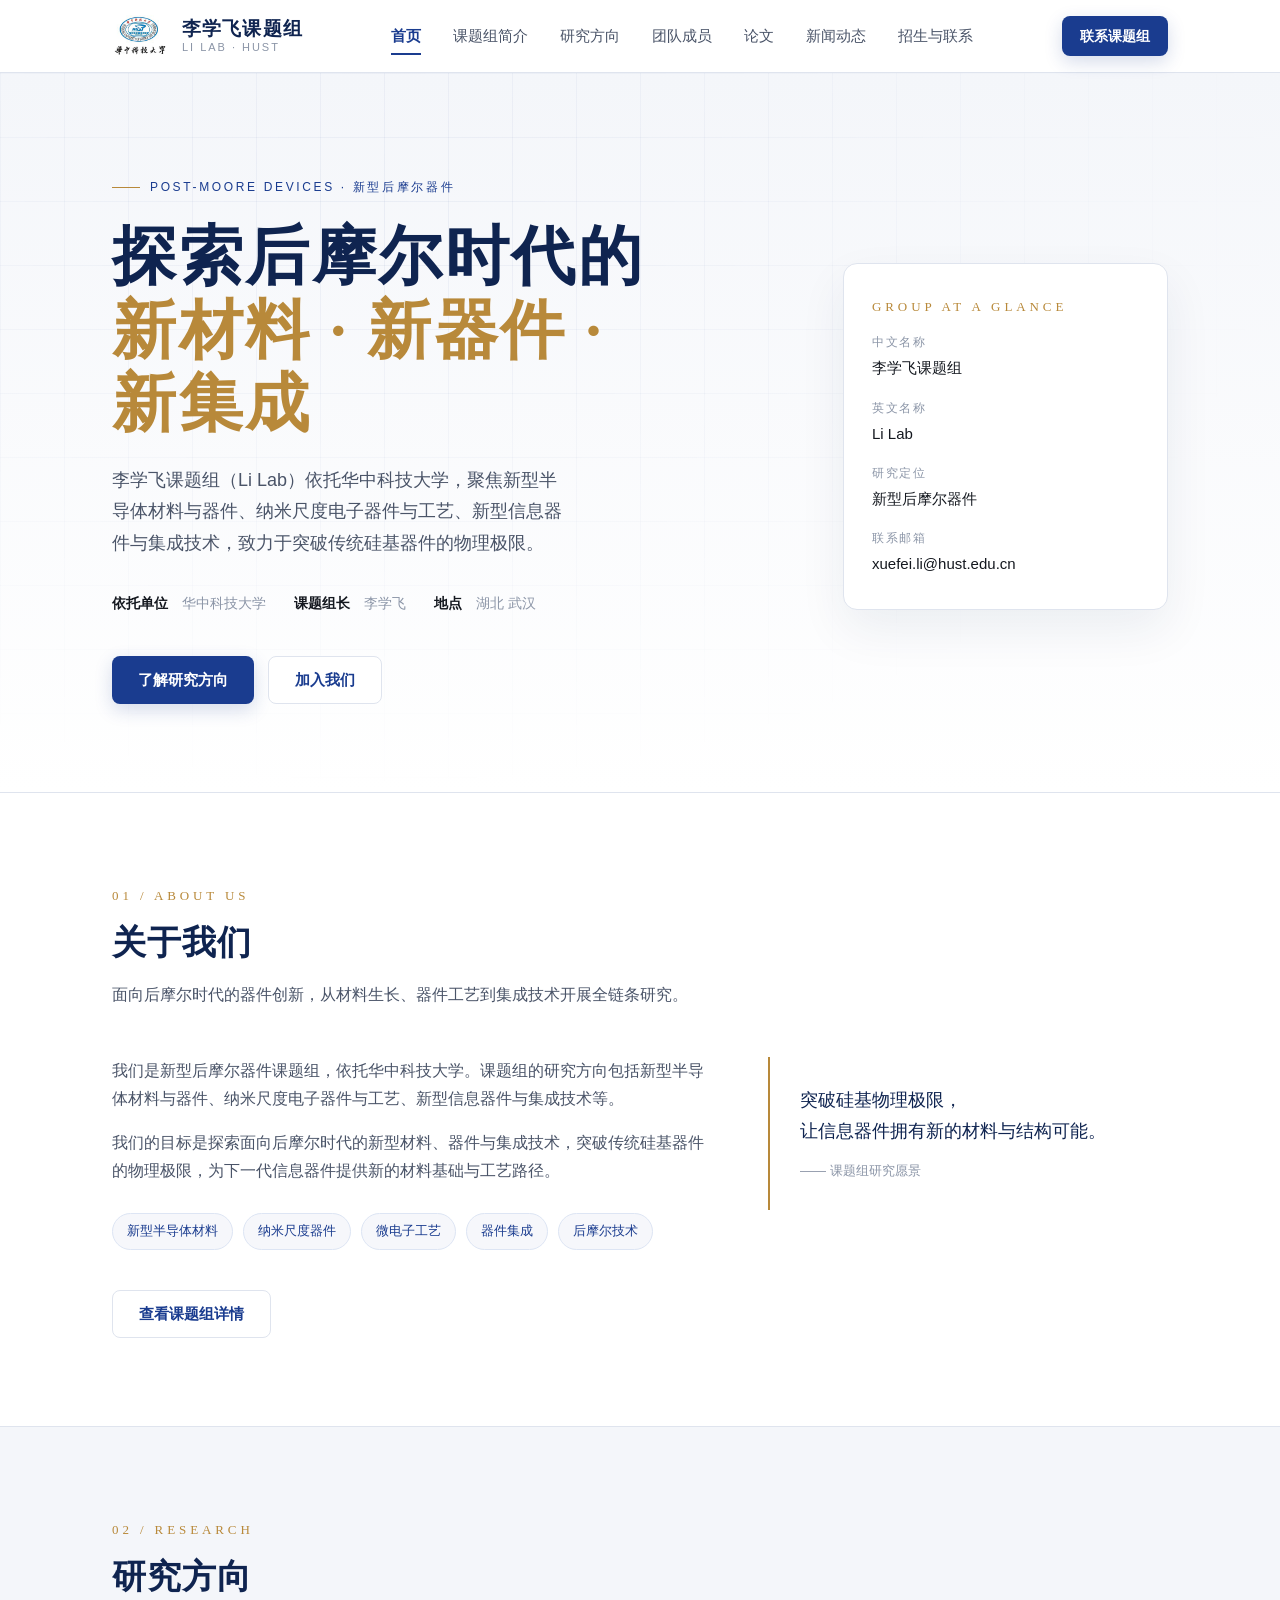
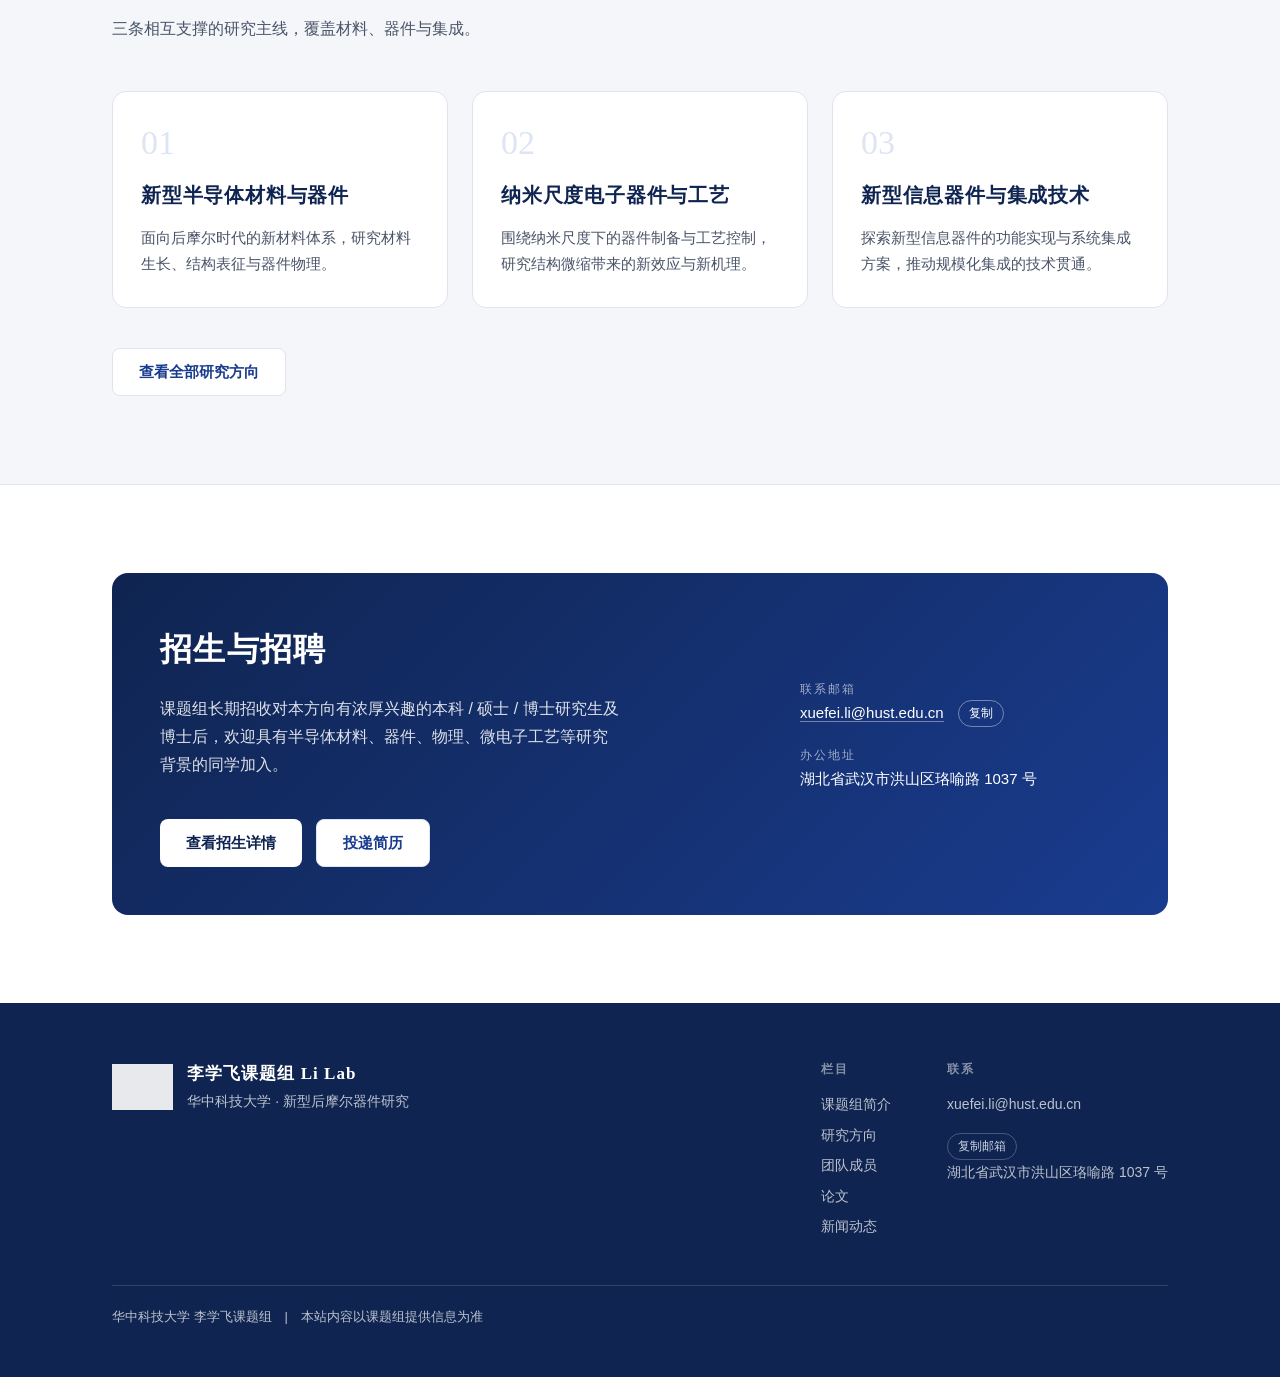
<file: index.html>
<!DOCTYPE html>
<html lang="zh-CN">
<head>
<meta charset="UTF-8">
<meta name="viewport" content="width=device-width, initial-scale=1, viewport-fit=cover">
<title>李学飞课题组 · Li Lab｜华中科技大学 新型后摩尔器件</title>
<meta name="description" content="李学飞课题组（Li Lab）依托华中科技大学，聚焦新型半导体材料与器件、纳米尺度电子器件与工艺、新型信息器件与集成技术。">
<meta name="theme-color" content="#ffffff" media="(prefers-color-scheme: light)">
<meta name="theme-color" content="#0f1319" media="(prefers-color-scheme: dark)">
<link rel="manifest" href="manifest.webmanifest">
<link rel="icon" type="image/png" href="assets/icon-192.png">
<link rel="apple-touch-icon" href="assets/apple-touch-icon.png">
<meta name="mobile-web-app-capable" content="yes">
<meta name="apple-mobile-web-app-capable" content="yes">
<meta name="apple-mobile-web-app-status-bar-style" content="default">
<meta name="apple-mobile-web-app-title" content="Li Lab">
<link rel="stylesheet" href="assets/site.css">
</head>
<body>
<a class="skip-link" href="#main">跳到主要内容</a>
<header class="site-head">
  <div class="wrap head-inner">
    <a class="brand" href="index.html">
      <img src="assets/hust-logo.jpeg" alt="华中科技大学校徽" width="192" height="144" decoding="async">
      <span class="brand-text">
        <strong>李学飞课题组</strong>
        <span>Li Lab · HUST</span>
      </span>
    </a>
    <nav class="nav" id="nav" aria-label="主导航">
      <a href="index.html">首页</a>
      <a href="about.html">课题组简介</a>
      <a href="research.html">研究方向</a>
      <a href="people.html">团队成员</a>
      <a href="publication.html">论文</a>
      <a href="news.html">新闻动态</a>
      <a href="join.html">招生与联系</a>
    </nav>
    <a class="btn btn-primary head-cta" href="join.html">联系课题组</a>
    <button class="nav-toggle" type="button" aria-controls="nav" aria-expanded="false" aria-label="打开导航菜单">
      <span></span><span></span><span></span>
    </button>
  </div>
</header>
<main id="main" tabindex="-1">
<section class="hero" data-page-node-id="eGy3SnB4ilkBmOnA3v2ygF">
  <div class="wrap hero-inner" data-page-node-id="ZqwNr3VC4eCYlhxcDzMbJb">
    <div data-page-node-id="55QoeWs0g4wB3T8cuVxYTr">
      <span class="eyebrow" data-page-node-id="Io8Ff0i3ACTBuKTXDeeemN">Post-Moore Devices · 新型后摩尔器件</span>
      <h1 data-page-node-id="Ht26cPXphKEngSFc15sEFT">探索后摩尔时代的<br data-page-node-id="FYpb8TrUc4xNdAxJ7mYODW"><em data-page-node-id="gQ3svv8ye8qCDuT5NUiRyp">新材料 · 新器件 · 新集成</em></h1>
      <p class="lede" data-page-node-id="QnyoEDwLQ1vQZZLfFbDWnF">李学飞课题组（Li Lab）依托华中科技大学，聚焦新型半导体材料与器件、纳米尺度电子器件与工艺、新型信息器件与集成技术，致力于突破传统硅基器件的物理极限。</p>
      <div class="hero-meta" data-page-node-id="5CTMn7j2LuqiMq1zAArE1T">
        <span data-page-node-id="QjqyR7eHJTvcuiqQdVSyOo"><b data-page-node-id="K8t0DmKQEoszQjVrTx4UV6">依托单位</b>　华中科技大学</span>
        <span data-page-node-id="MuZtR9NoJiezet4wDBWKR9"><b data-page-node-id="ElFLXssFCS8j2KzZ4198N3">课题组长</b>　李学飞</span>
        <span data-page-node-id="t4bLseRBQRyPy1CQzIEWRE"><b data-page-node-id="HP7lm7mEKqlSjsbolUEmZb">地点</b>　湖北 武汉</span>
      </div>
      <div class="hero-actions" data-page-node-id="9vSyxtJ68t20T6L91MFEbD">
        <a class="btn btn-primary" href="research.html" data-page-node-id="usnp8Swr8RkBGGALj9wBwQ">了解研究方向</a>
        <a class="btn btn-ghost" href="join.html" data-page-node-id="hZeHbDoj1Ft3EU4IpAo3rW">加入我们</a>
      </div>
    </div>
    <aside class="hero-card" data-page-node-id="d9dknyCA3fWbufIwRpKysq">
      <div class="seal" data-page-node-id="QnOTFJiNJkHo92LodCFm4y">GROUP AT A GLANCE</div>
      <dl data-page-node-id="tpC0lKLncEHBD66ywmUW2d">
        <div data-page-node-id="fPqRvUBYRDke97itSgaE5A"><dt data-page-node-id="VBfVel0d9QVfGCBhyIHBom">中文名称</dt><dd data-page-node-id="bLXZaGLkRxRanfLw9O7aII">李学飞课题组</dd></div>
        <div data-page-node-id="pGwhaoJilUAGqDtgGDUzVp"><dt data-page-node-id="RxJjVisYbwQDmxpgi45gIM">英文名称</dt><dd data-page-node-id="o1GEG7GPIU3mwuSn27rABy">Li Lab</dd></div>
        <div data-page-node-id="ufSYVWAg1msxghLzh7rlUo"><dt data-page-node-id="N6i0GfiZ3W5DcDtqhmmQL1">研究定位</dt><dd data-page-node-id="B75ivS8on2kbYTE8PNJToc">新型后摩尔器件</dd></div>
        <div data-page-node-id="vFtoNvytA99Demg1mXYuAf"><dt data-page-node-id="2aNaDHyNb7FvADwLq7MZgl">联系邮箱</dt><dd data-page-node-id="UBabluNVoxNypV05OCiFdW">xuefei.li@hust.edu.cn</dd></div>
      </dl>
    </aside>
  </div>
</section>

<section data-page-node-id="2QWkmtCv7IMGxTG3hZV0Vj">
  <div class="wrap" data-page-node-id="GVnGOGnAJmFhfEptiiifbm">
    <div class="sec-head reveal" data-page-node-id="ZYIStNLid97kewPFl4FKjj">
      <span class="num" data-page-node-id="CgInT8fnRXUV1ZE8XUk3a3">01 / ABOUT US</span>
      <h2 data-page-node-id="6yXh6u8zIGSchnRwCSYr6H">关于我们</h2>
      <p data-page-node-id="Z53QgHeDUufnLYc2ZwvN20">面向后摩尔时代的器件创新，从材料生长、器件工艺到集成技术开展全链条研究。</p>
    </div>
    <div class="about-grid" data-page-node-id="Qw4avJzCK250AlNFMgzDJ0">
      <div class="reveal" data-page-node-id="hvtC0djv40KZyHgmOac4Zi">
        <p data-page-node-id="MDZ45knAjcRBTq6UbFkIOR">我们是新型后摩尔器件课题组，依托华中科技大学。课题组的研究方向包括新型半导体材料与器件、纳米尺度电子器件与工艺、新型信息器件与集成技术等。</p>
        <p data-page-node-id="w57Lpr2EPzkfDqHM92RvrA">我们的目标是探索面向后摩尔时代的新型材料、器件与集成技术，突破传统硅基器件的物理极限，为下一代信息器件提供新的材料基础与工艺路径。</p>
        <div class="keywords" data-page-node-id="O8QHcilbZOSEyLysPXo3Dn">
          <span data-page-node-id="ikhWnuweyEBoVzgTeKcHoa">新型半导体材料</span><span data-page-node-id="mnuCAmRmYD8VRCVHz9Ep16">纳米尺度器件</span><span data-page-node-id="CNqIUqvsGc4waV1fMEOw6B">微电子工艺</span><span data-page-node-id="qwGxmFwC7CN10dHWHB1r1H">器件集成</span><span data-page-node-id="RtMHhjDbGGpr13i2pNYrzd">后摩尔技术</span>
        </div>
        <div class="hero-actions" data-page-node-id="KfkIEBSl1AUjaAJcztfzxP"><a class="btn btn-ghost" href="about.html" data-page-node-id="AGrDZF9vYtDBk1xOezfbPC">查看课题组详情</a></div>
      </div>
      <blockquote class="pull reveal" data-page-node-id="AIuFoG06POx0FSmQeAjtAh">突破硅基物理极限，<br data-page-node-id="SiQBaFuNKJUFDXmiSGcrfE">让信息器件拥有新的材料与结构可能。<cite data-page-node-id="v5lqQ5FqDleF75JvLd1UMq">—— 课题组研究愿景</cite></blockquote>
    </div>
  </div>
</section>

<section class="sec-alt">
  <div class="wrap">
    <div class="sec-head reveal">
      <span class="num">02 / RESEARCH</span>
      <h2>研究方向</h2>
      <p>三条相互支撑的研究主线，覆盖材料、器件与集成。</p>
    </div>
    <div class="cards">
      <a class="card reveal" href="research.html">
        <div class="idx">01</div>
        <h3>新型半导体材料与器件</h3>
        <p>面向后摩尔时代的新材料体系，研究材料生长、结构表征与器件物理。</p>
      </a>
      <a class="card reveal" href="research.html">
        <div class="idx">02</div>
        <h3>纳米尺度电子器件与工艺</h3>
        <p>围绕纳米尺度下的器件制备与工艺控制，研究结构微缩带来的新效应与新机理。</p>
      </a>
      <a class="card reveal" href="research.html">
        <div class="idx">03</div>
        <h3>新型信息器件与集成技术</h3>
        <p>探索新型信息器件的功能实现与系统集成方案，推动规模化集成的技术贯通。</p>
      </a>
    </div>
    <div class="hero-actions"><a class="btn btn-ghost" href="research.html">查看全部研究方向</a></div>
  </div>
</section>

<section>
  <div class="wrap">
    <div class="recruit reveal">
      <div>
        <h2>招生与招聘</h2>
        <p>课题组长期招收对本方向有浓厚兴趣的本科 / 硕士 / 博士研究生及博士后，欢迎具有半导体材料、器件、物理、微电子工艺等研究背景的同学加入。</p>
        <div class="hero-actions">
          <a class="btn btn-primary" href="join.html">查看招生详情</a>
          <a class="btn btn-ghost" href="mailto:xuefei.li@hust.edu.cn">投递简历</a>
        </div>
      </div>
      <dl class="recruit-side">
        <dt>联系邮箱</dt>
        <dd><a href="mailto:xuefei.li@hust.edu.cn">xuefei.li@hust.edu.cn</a>
          <button class="btn-copy" type="button" data-mail="xuefei.li@hust.edu.cn">复制</button></dd>
        <dt>办公地址</dt>
        <dd>湖北省武汉市洪山区珞喻路 1037 号</dd>
      </dl>
    </div>
  </div>
</section>
</main>

<footer class="site-foot">
  <div class="wrap">
    <div class="foot-inner">
      <div class="foot-brand">
        <img src="assets/hust-logo.jpeg" alt="华中科技大学校徽" width="192" height="144" decoding="async" loading="lazy">
        <div>
          <b>李学飞课题组 Li Lab</b>
          <p>华中科技大学 · 新型后摩尔器件研究</p>
        </div>
      </div>
      <div class="foot-cols">
        <div>
          <h5>栏目</h5>
          <a href="about.html">课题组简介</a>
          <a href="research.html">研究方向</a>
          <a href="people.html">团队成员</a>
          <a href="publication.html">论文</a>
          <a href="news.html">新闻动态</a>
        </div>
        <div>
          <h5>联系</h5>
          <a href="mailto:xuefei.li@hust.edu.cn">xuefei.li@hust.edu.cn</a>
          <button class="btn-copy" type="button" data-mail="xuefei.li@hust.edu.cn">复制邮箱</button>
          <p>湖北省武汉市洪山区珞喻路 1037 号</p>
        </div>
      </div>
    </div>
    <div class="foot-bottom">华中科技大学 李学飞课题组　|　本站内容以课题组提供信息为准</div>
  </div>
</footer>

<script src="assets/site.js" defer></script>
</body>
</html>
</file>
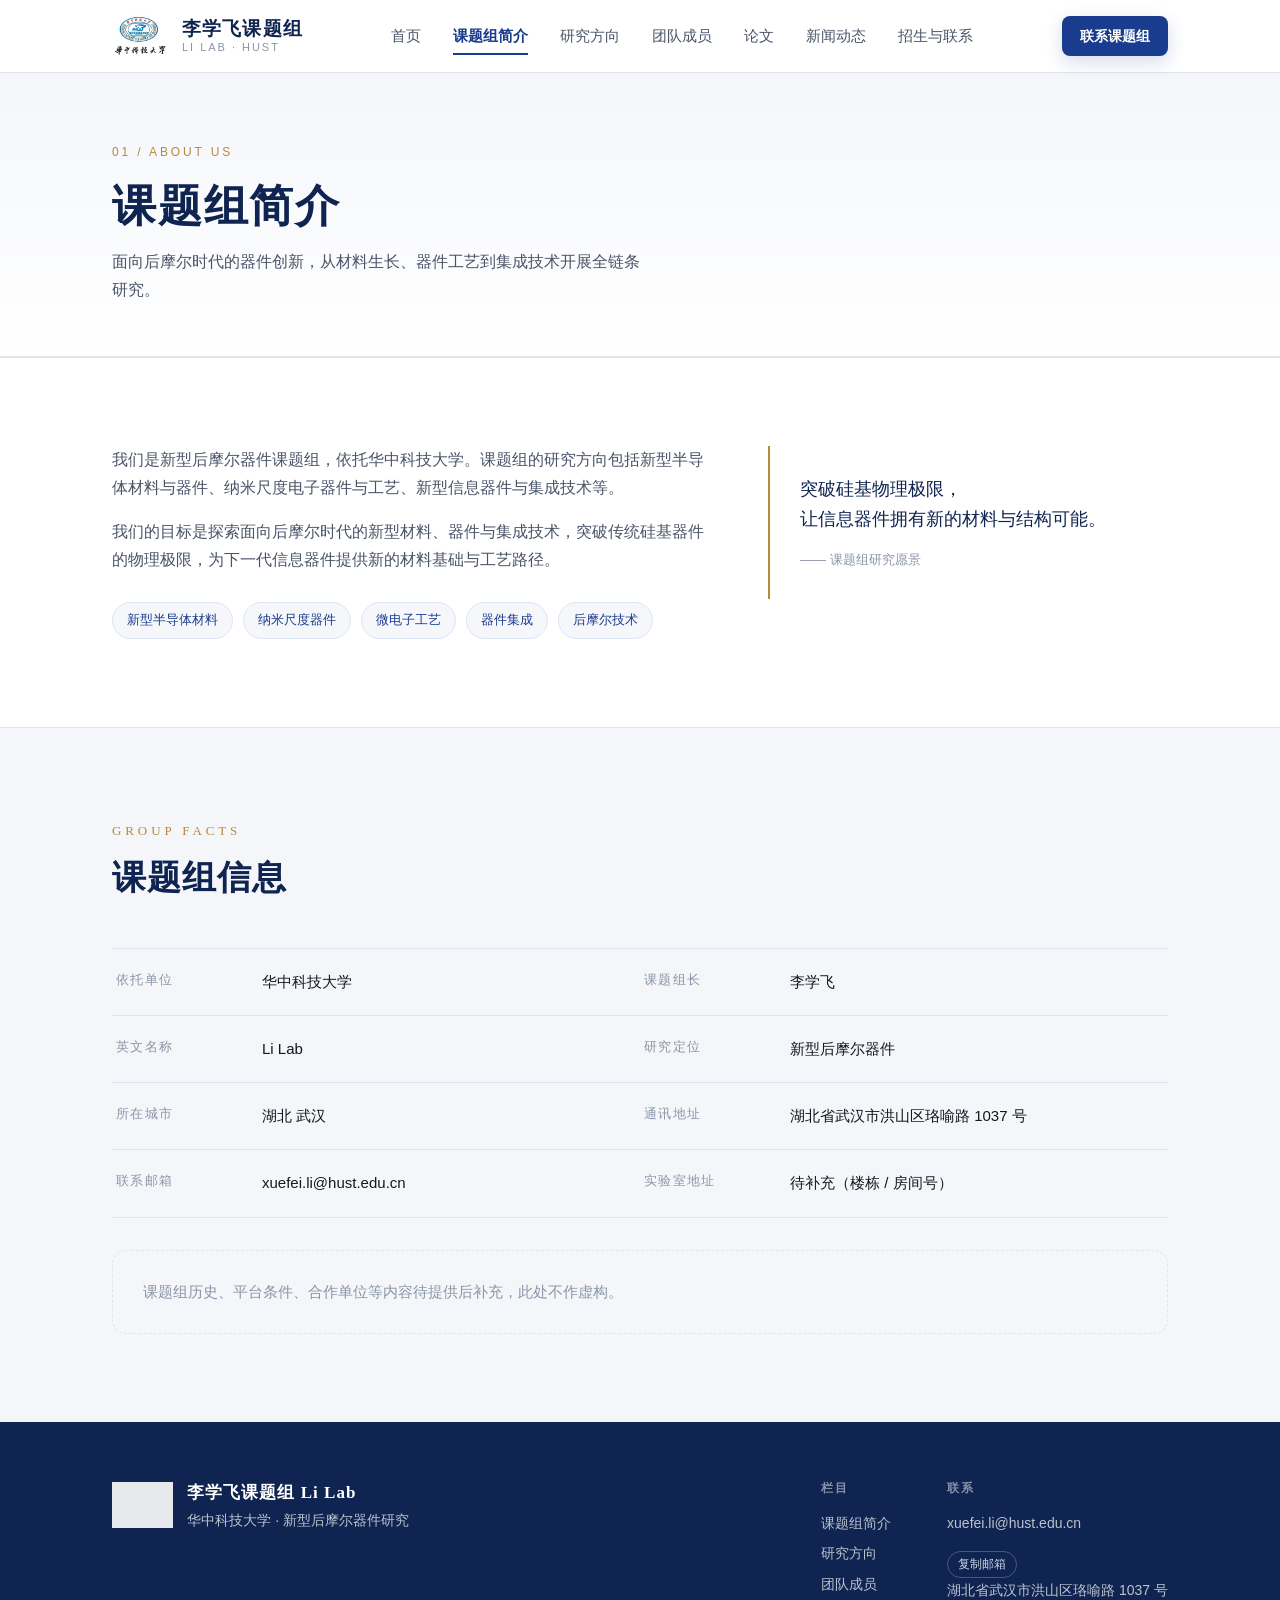
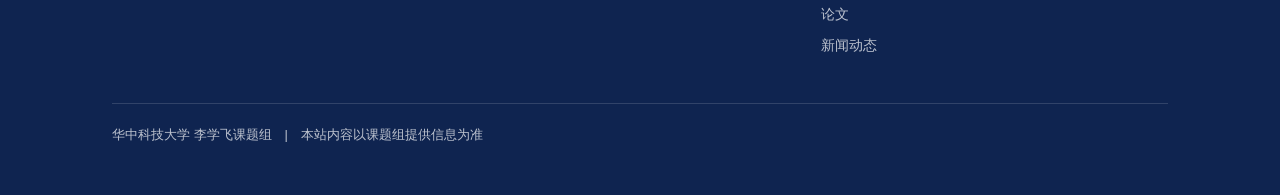
<file: about.html>
<!DOCTYPE html>
<html lang="zh-CN">
<head>
<meta charset="UTF-8">
<meta name="viewport" content="width=device-width, initial-scale=1, viewport-fit=cover">
<title>课题组简介｜李学飞课题组 Li Lab</title>
<meta name="description" content="李学飞课题组依托华中科技大学，面向后摩尔时代开展新型半导体材料与器件、纳米尺度电子器件与工艺、新型信息器件与集成技术研究。">
<meta name="theme-color" content="#ffffff" media="(prefers-color-scheme: light)">
<meta name="theme-color" content="#0f1319" media="(prefers-color-scheme: dark)">
<link rel="manifest" href="manifest.webmanifest">
<link rel="icon" type="image/png" href="assets/icon-192.png">
<link rel="apple-touch-icon" href="assets/apple-touch-icon.png">
<meta name="mobile-web-app-capable" content="yes">
<meta name="apple-mobile-web-app-capable" content="yes">
<meta name="apple-mobile-web-app-status-bar-style" content="default">
<meta name="apple-mobile-web-app-title" content="Li Lab">
<link rel="stylesheet" href="assets/site.css">
</head>
<body>
<a class="skip-link" href="#main">跳到主要内容</a>
<header class="site-head">
  <div class="wrap head-inner">
    <a class="brand" href="index.html">
      <img src="assets/hust-logo.jpeg" alt="华中科技大学校徽" width="192" height="144" decoding="async">
      <span class="brand-text">
        <strong>李学飞课题组</strong>
        <span>Li Lab · HUST</span>
      </span>
    </a>
    <nav class="nav" id="nav" aria-label="主导航">
      <a href="index.html">首页</a>
      <a href="about.html">课题组简介</a>
      <a href="research.html">研究方向</a>
      <a href="people.html">团队成员</a>
      <a href="publication.html">论文</a>
      <a href="news.html">新闻动态</a>
      <a href="join.html">招生与联系</a>
    </nav>
    <a class="btn btn-primary head-cta" href="join.html">联系课题组</a>
    <button class="nav-toggle" type="button" aria-controls="nav" aria-expanded="false" aria-label="打开导航菜单">
      <span></span><span></span><span></span>
    </button>
  </div>
</header>
<main id="main" tabindex="-1">
<section class="page-head" data-page-node-id="Ow9YjAzEYs26BevEA1xgfw">
  <div class="wrap" data-page-node-id="QxapIDWUmqgwUx3CaqdK9O">
    <span class="tag" data-page-node-id="BMx9P5uLF9Sx6LYjLneLDX">01 / ABOUT US</span>
    <h1 data-page-node-id="8QlmcO2VV5uIKZivvZeaX0">课题组简介</h1>
    <p class="sub" data-page-node-id="HfXa2N76D7tDEa811ChrBV">面向后摩尔时代的器件创新，从材料生长、器件工艺到集成技术开展全链条研究。</p>
  </div>
</section>

<section data-page-node-id="FHt2YGafiAfHmDUT7sUvdV">
  <div class="wrap" data-page-node-id="GZoou9ZeuQ5DUpZAmr5pKK">
    <div class="about-grid" data-page-node-id="qjoyq8dDw84BPHSHkSlgVw">
      <div class="reveal" data-page-node-id="mHanpm4Lbs14DjnPEeIG1I">
        <p data-page-node-id="GH0QLU4M9zVD0beqdQoTE0">我们是新型后摩尔器件课题组，依托华中科技大学。课题组的研究方向包括新型半导体材料与器件、纳米尺度电子器件与工艺、新型信息器件与集成技术等。</p>
        <p data-page-node-id="tv072piwgvEhw9c7Q54Eal">我们的目标是探索面向后摩尔时代的新型材料、器件与集成技术，突破传统硅基器件的物理极限，为下一代信息器件提供新的材料基础与工艺路径。</p>
        <div class="keywords" data-page-node-id="abmpIXZC1Er3v1GyzECZ1X">
          <span data-page-node-id="maMVmSHGH9ZFlDy5hLD3lA">新型半导体材料</span><span data-page-node-id="9Hlzya3VfKKysSG7oawnqx">纳米尺度器件</span><span data-page-node-id="eYeHGecwnOSur6fLIyXrF5">微电子工艺</span><span data-page-node-id="Lr2aoWVifISsC8czvk9xTr">器件集成</span><span data-page-node-id="SjK969Ib6c2qIP8jAcGVTB">后摩尔技术</span>
        </div>
      </div>
      <blockquote class="pull reveal" data-page-node-id="jo7zB9hOVEcyxZ7AS3JrfH">突破硅基物理极限，<br data-page-node-id="SCvy39chUSYAMxTSjBkmQ0">让信息器件拥有新的材料与结构可能。<cite data-page-node-id="C6pld6y2qhGdFsSYNZSQTM">—— 课题组研究愿景</cite></blockquote>
    </div>
  </div>
</section>

<section class="sec-alt" data-page-node-id="gWg4GMVHVho9mQaFFRYpG8">
  <div class="wrap" data-page-node-id="zoTDCppTXddGIdjiATsWQv">
    <div class="sec-head reveal" data-page-node-id="URCZ7q9qUJ7fImKKd0rUdA">
      <span class="num" data-page-node-id="ERjYQnrACg8ABupXroqUOw">GROUP FACTS</span>
      <h2 data-page-node-id="o5bXWhpTV56w7kx94AytAG">课题组信息</h2>
    </div>
    <dl class="facts reveal" data-page-node-id="xGeYdBhTqZ4xsWNJFTjib5">
      <div data-page-node-id="iZ8kEzFU0SR7be7w2ObAFW"><dt data-page-node-id="fBT3OhYaEkXpv8Z09CegYr">依托单位</dt><dd data-page-node-id="kDZg6ZuewW6ghvwenA6upy">华中科技大学</dd></div>
      <div data-page-node-id="i7u7NCUZnQ1PvXudCZw2BU"><dt data-page-node-id="STXfDQVwpAiE62SOOZSmdG">课题组长</dt><dd data-page-node-id="KwyVNDYI0dUc9qhdhsHCQl">李学飞</dd></div>
      <div data-page-node-id="S9XRil6JZI17gIcgm4cW58"><dt data-page-node-id="klVuTSyXTaGsPNaK77JP3R">英文名称</dt><dd data-page-node-id="JD9ChBonalbv0PHxVDsZOV">Li Lab</dd></div>
      <div data-page-node-id="y8CuJ4HHCSCoIKd3dd4Xhz"><dt data-page-node-id="kSZHeyD2zOCHZB7crpTCXp">研究定位</dt><dd data-page-node-id="PAtZalGfICX2hjlfeXZ1PA">新型后摩尔器件</dd></div>
      <div data-page-node-id="P9duh32nrIIYwM8ISqjriS"><dt data-page-node-id="CsyJwKZEvDpd45E9OweBDt">所在城市</dt><dd data-page-node-id="ggQHmmhn2Wm3joQIbCfMSv">湖北 武汉</dd></div>
      <div data-page-node-id="RAflBo85DirFPMBreJMigz"><dt data-page-node-id="4VIYQH1rrqsGebeQt17kuj">通讯地址</dt><dd data-page-node-id="LWlmW5DkzSGAnmoHMlaGRK">湖北省武汉市洪山区珞喻路 1037 号</dd></div>
      <div data-page-node-id="0Pvohttb41ymPpJsk5flpe"><dt data-page-node-id="v0xSXmiutwUujVb3VH7QVj">联系邮箱</dt><dd data-page-node-id="oNXk4GCHqg3aVNOqAB2knK">xuefei.li@hust.edu.cn</dd></div>
      <div data-page-node-id="irt74jO49sjpPbEVy1Nzsj"><dt data-page-node-id="yMDuIMP1ZfReCpjUlXBvvx">实验室地址</dt><dd data-page-node-id="8FhzizOvYN64FFkL4k6xR8">待补充（楼栋 / 房间号）</dd></div>
    </dl>
    <div class="note" style="margin-top:32px" data-page-node-id="j6aNH2XWLG4YcC3QAN6Efd">课题组历史、平台条件、合作单位等内容待提供后补充，此处不作虚构。</div>
  </div>
</section>
</main>

<footer class="site-foot">
  <div class="wrap">
    <div class="foot-inner">
      <div class="foot-brand">
        <img src="assets/hust-logo.jpeg" alt="华中科技大学校徽" width="192" height="144" decoding="async" loading="lazy">
        <div>
          <b>李学飞课题组 Li Lab</b>
          <p>华中科技大学 · 新型后摩尔器件研究</p>
        </div>
      </div>
      <div class="foot-cols">
        <div>
          <h5>栏目</h5>
          <a href="about.html">课题组简介</a>
          <a href="research.html">研究方向</a>
          <a href="people.html">团队成员</a>
          <a href="publication.html">论文</a>
          <a href="news.html">新闻动态</a>
        </div>
        <div>
          <h5>联系</h5>
          <a href="mailto:xuefei.li@hust.edu.cn">xuefei.li@hust.edu.cn</a>
          <button class="btn-copy" type="button" data-mail="xuefei.li@hust.edu.cn">复制邮箱</button>
          <p>湖北省武汉市洪山区珞喻路 1037 号</p>
        </div>
      </div>
    </div>
    <div class="foot-bottom">华中科技大学 李学飞课题组　|　本站内容以课题组提供信息为准</div>
  </div>
</footer>

<script src="assets/site.js" defer></script>
</body>
</html>
</file>
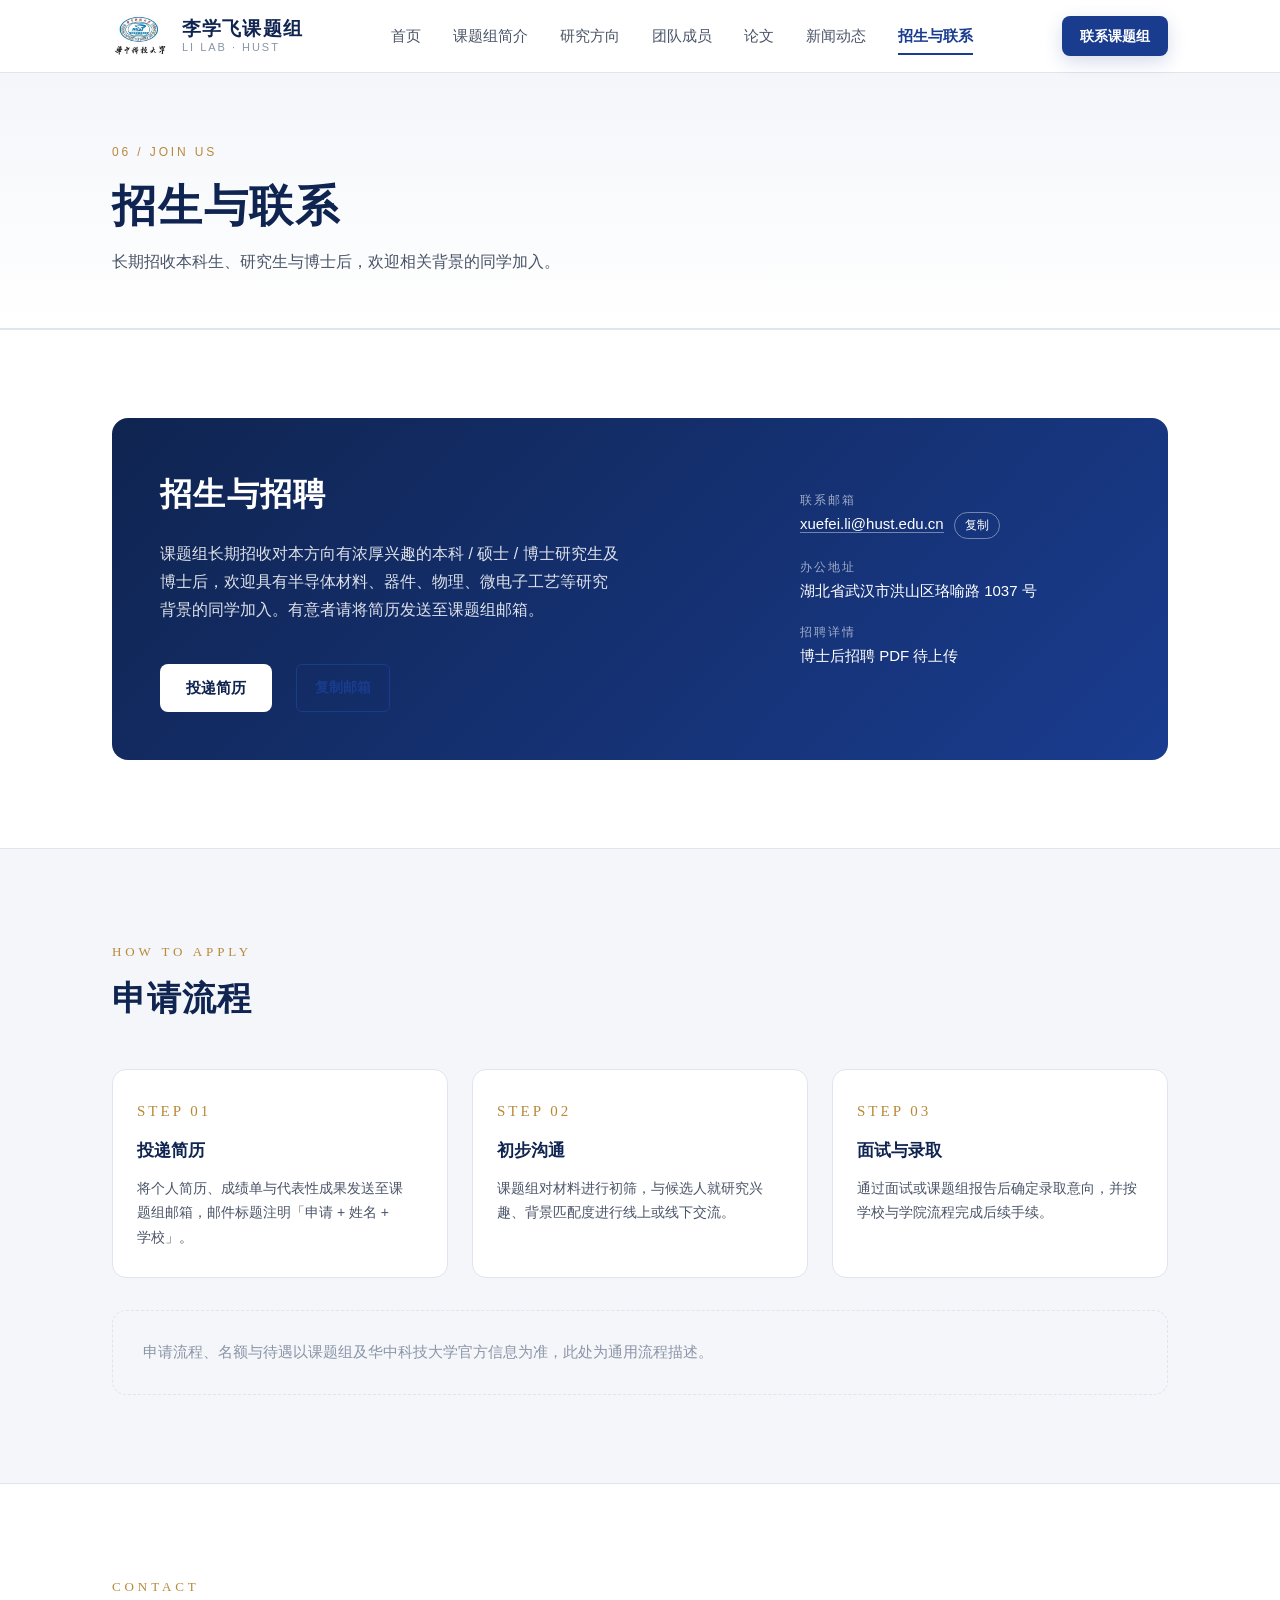
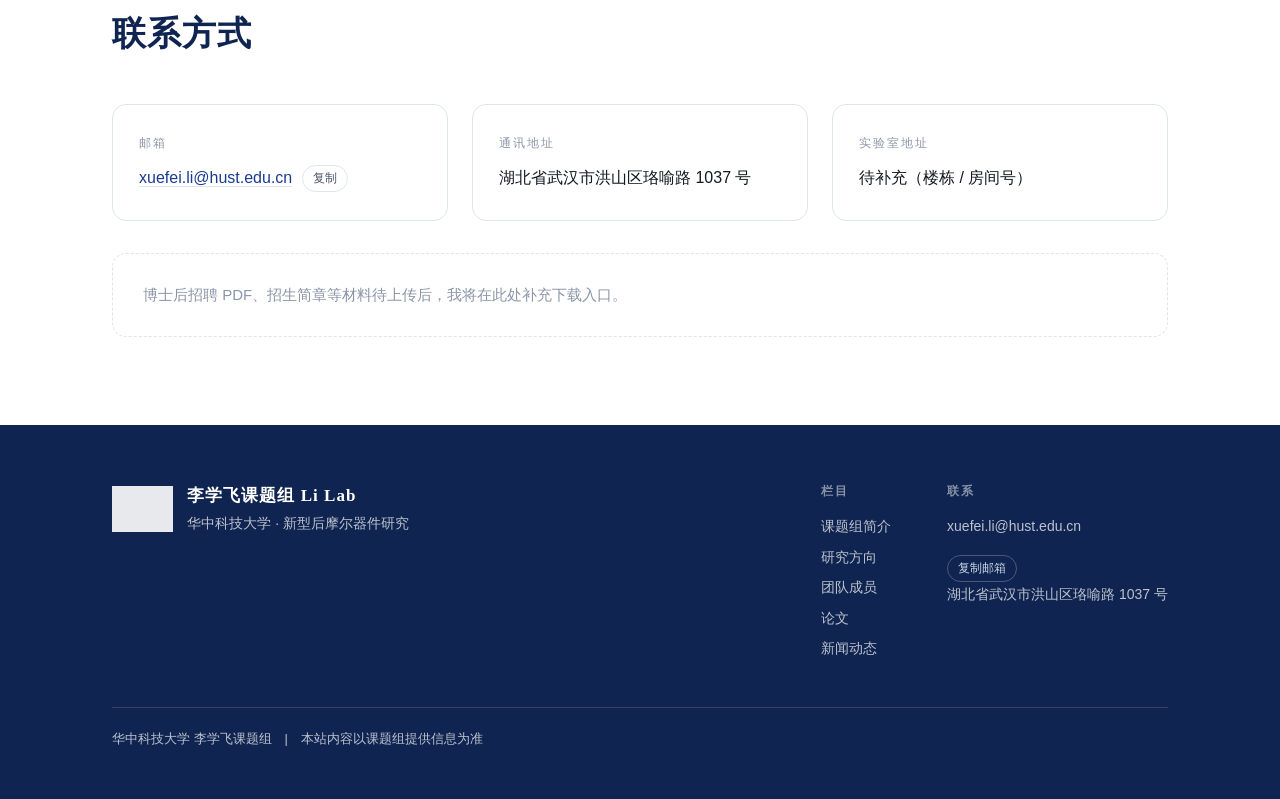
<file: join.html>
<!DOCTYPE html>
<html lang="zh-CN">
<head>
<meta charset="UTF-8">
<meta name="viewport" content="width=device-width, initial-scale=1, viewport-fit=cover">
<title>招生与联系｜李学飞课题组 Li Lab</title>
<meta name="description" content="长期招收本科生、研究生与博士后，欢迎相关背景的同学加入。">
<meta name="theme-color" content="#ffffff" media="(prefers-color-scheme: light)">
<meta name="theme-color" content="#0f1319" media="(prefers-color-scheme: dark)">
<link rel="manifest" href="manifest.webmanifest">
<link rel="icon" type="image/png" href="assets/icon-192.png">
<link rel="apple-touch-icon" href="assets/apple-touch-icon.png">
<meta name="mobile-web-app-capable" content="yes">
<meta name="apple-mobile-web-app-capable" content="yes">
<meta name="apple-mobile-web-app-status-bar-style" content="default">
<meta name="apple-mobile-web-app-title" content="Li Lab">
<link rel="stylesheet" href="assets/site.css">
</head>
<body>
<a class="skip-link" href="#main">跳到主要内容</a>
<header class="site-head">
  <div class="wrap head-inner">
    <a class="brand" href="index.html">
      <img src="assets/hust-logo.jpeg" alt="华中科技大学校徽" width="192" height="144" decoding="async">
      <span class="brand-text">
        <strong>李学飞课题组</strong>
        <span>Li Lab · HUST</span>
      </span>
    </a>
    <nav class="nav" id="nav" aria-label="主导航">
      <a href="index.html">首页</a>
      <a href="about.html">课题组简介</a>
      <a href="research.html">研究方向</a>
      <a href="people.html">团队成员</a>
      <a href="publication.html">论文</a>
      <a href="news.html">新闻动态</a>
      <a href="join.html">招生与联系</a>
    </nav>
    <a class="btn btn-primary head-cta" href="join.html">联系课题组</a>
    <button class="nav-toggle" type="button" aria-controls="nav" aria-expanded="false" aria-label="打开导航菜单">
      <span></span><span></span><span></span>
    </button>
  </div>
</header>
<main id="main" tabindex="-1">
<section class="page-head" data-page-node-id="dPz0gfYB7BDTIrtE86edwH">
  <div class="wrap" data-page-node-id="dfBfKeUZwMruelMDutyLwE">
    <span class="tag" data-page-node-id="9woPM9wv59vRrdkab80Nti">06 / JOIN US</span>
    <h1 data-page-node-id="EhdhUE5jGwukQb1YhBNVRb">招生与联系</h1>
    <p class="sub" data-page-node-id="su0WSWQ4ad40Bvvx1pbMKR">长期招收本科生、研究生与博士后，欢迎相关背景的同学加入。</p>
  </div>
</section>

<section data-page-node-id="nRP2XjIlwsM4LZH6MkR21B">
  <div class="wrap" data-page-node-id="jGk2bbCZkQuYIBPOEZnqwd">
    <div class="recruit reveal" data-page-node-id="hx9rWKHQNhvYHzsuYNCrp0">
      <div data-page-node-id="OLvZEzC7DNqUa7eTaAmIwz">
        <h2 data-page-node-id="anu6jS0TlIOcYkot3g6RJ4">招生与招聘</h2>
        <p data-page-node-id="acPso20JQdSLB3zbQfEzCJ">课题组长期招收对本方向有浓厚兴趣的本科 / 硕士 / 博士研究生及博士后，欢迎具有半导体材料、器件、物理、微电子工艺等研究背景的同学加入。有意者请将简历发送至课题组邮箱。</p>
        <div class="hero-actions" data-page-node-id="4GOqpwGrXrz45Kt2wEGwMq"><a class="btn btn-primary" href="mailto:xuefei.li@hust.edu.cn" data-page-node-id="6CmAG5uBEFv2jZ4UGdvD9H">投递简历</a><button class="btn btn-copy" type="button" data-mail="xuefei.li@hust.edu.cn" data-page-node-id="oR8Fw80Jw35F8Ju8G55GuJ">复制邮箱</button></div>
      </div>
      <dl class="recruit-side" data-page-node-id="XDiHHa83O6yRVEqX9lY1bA">
        <dt data-page-node-id="vjzGDyh9xjDtWfwJafYzAO">联系邮箱</dt><dd data-page-node-id="Q4MdBiHONpoxf5TCVumACO"><a href="mailto:xuefei.li@hust.edu.cn" data-page-node-id="mI92xNhqIlWRKB8eHp6qgW">xuefei.li@hust.edu.cn</a><button class="btn-copy" type="button" data-mail="xuefei.li@hust.edu.cn" data-page-node-id="d6DypziAeMHQEQC3xHQk7C">复制</button></dd>
        <dt data-page-node-id="mxYot0urW5EeDorUrw6uzw">办公地址</dt><dd data-page-node-id="DVMBTXSF4DgdpkXNFR97ZU">湖北省武汉市洪山区珞喻路 1037 号</dd>
        <dt data-page-node-id="OU2L9G1ES66LqQ1SKgzUuu">招聘详情</dt><dd data-page-node-id="vnzHmqVCFl4Fqv6oyl1qSs">博士后招聘 PDF 待上传</dd>
      </dl>
    </div>
  </div>
</section>

<section class="sec-alt" data-page-node-id="GAVuPiJDDGE1CHO1JuENKo">
  <div class="wrap" data-page-node-id="Gx7lpXUHflkGoB9dANAjpg">
    <div class="sec-head reveal" data-page-node-id="Wz3ZNVb2pgLUFIV6juhkm9">
      <span class="num" data-page-node-id="9245uo773j4HVR72G27qzN">HOW TO APPLY</span>
      <h2 data-page-node-id="wcCHrM2E4LQ1QZ6EGe9NjH">申请流程</h2>
    </div>
    <div class="apply-grid" data-page-node-id="i3mBd81nRHz8qAdHRGrlZj">
      <div class="step reveal" data-page-node-id="jJJyJbNlVFwaWktld1g3jA"><div class="no" data-page-node-id="kzs8vd6pug845pPQmtp9YO">STEP 01</div><h4 data-page-node-id="Y1zPAABDyjBJtIQXceLt2z">投递简历</h4><p data-page-node-id="byeDMNAm1jTpi0KtH6Frl6">将个人简历、成绩单与代表性成果发送至课题组邮箱，邮件标题注明「申请 + 姓名 + 学校」。</p></div>
      <div class="step reveal" data-page-node-id="YE6AHRph59HHQmd8F8d0B2"><div class="no" data-page-node-id="k4dTxZjH1sfnZPCPFcVTuh">STEP 02</div><h4 data-page-node-id="zq0sAAR9F59ouUr5SSCbbh">初步沟通</h4><p data-page-node-id="coKyhM1dEfMcKWlcnmusKq">课题组对材料进行初筛，与候选人就研究兴趣、背景匹配度进行线上或线下交流。</p></div>
      <div class="step reveal" data-page-node-id="kLa7vXBgJFs8sjx0jJt2uN"><div class="no" data-page-node-id="ZG1yl8S8BEO1oLN1dCxHjH">STEP 03</div><h4 data-page-node-id="ocBBtObWJ792vZABpoIaNA">面试与录取</h4><p data-page-node-id="G0dmdN5Obkqm78geE9Z3Km">通过面试或课题组报告后确定录取意向，并按学校与学院流程完成后续手续。</p></div>
    </div>
    <div class="note" style="margin-top:32px" data-page-node-id="wNQJtORydDewbsbW36d9Rl">申请流程、名额与待遇以课题组及华中科技大学官方信息为准，此处为通用流程描述。</div>
  </div>
</section>

<section data-page-node-id="oLLeDQHhH9YsZNMhAazKDD">
  <div class="wrap" data-page-node-id="iffaxb0Hq0bFDLATajAhZZ">
    <div class="sec-head reveal" data-page-node-id="l8hl9HpnSv0t1SvEkY38DC">
      <span class="num" data-page-node-id="SYzoIfmI6KMqWxhCuCVQfc">CONTACT</span>
      <h2 data-page-node-id="Hlu5qEQHTFnUe8CGpNTlaJ">联系方式</h2>
    </div>
    <div class="contact-grid" data-page-node-id="xmgni4snoxWb96KIxezQei">
      <dl class="contact reveal" data-page-node-id="LowKWPB6lanJEKth5ruAU4"><dt data-page-node-id="TWCB0LjpZO1CBMGCTpE5kp">邮箱</dt><dd data-page-node-id="2ACyHu1L2wuOhE0drglrfI"><a href="mailto:xuefei.li@hust.edu.cn" data-page-node-id="9ckM7CxaiHmzJgrJJUgmGP">xuefei.li@hust.edu.cn</a><button class="btn-copy" type="button" data-mail="xuefei.li@hust.edu.cn" data-page-node-id="qKjGhSD2Zr6wngJHvGeOZY">复制</button></dd></dl>
      <dl class="contact reveal" data-page-node-id="4CX8vVNl1zmfAWCUa7EUdk"><dt data-page-node-id="e3S1wBVELO9boSDkFXBEKM">通讯地址</dt><dd data-page-node-id="G5k1FYIMAC5Zz6Th9jC8ep">湖北省武汉市洪山区珞喻路 1037 号</dd></dl>
      <dl class="contact reveal" data-page-node-id="OuFABILIvvy5rVouqmp7O3"><dt data-page-node-id="KrmCxlSJfZS2SjwFDyITom">实验室地址</dt><dd data-page-node-id="2CyhneQKQTcWX9wFiG58Zg">待补充（楼栋 / 房间号）</dd></dl>
    </div>
    <div class="note" style="margin-top:32px" data-page-node-id="pwIp1QcqDNjCKs8v5V2DHc">博士后招聘 PDF、招生简章等材料待上传后，我将在此处补充下载入口。</div>
  </div>
</section>
</main>

<footer class="site-foot">
  <div class="wrap">
    <div class="foot-inner">
      <div class="foot-brand">
        <img src="assets/hust-logo.jpeg" alt="华中科技大学校徽" width="192" height="144" decoding="async" loading="lazy">
        <div>
          <b>李学飞课题组 Li Lab</b>
          <p>华中科技大学 · 新型后摩尔器件研究</p>
        </div>
      </div>
      <div class="foot-cols">
        <div>
          <h5>栏目</h5>
          <a href="about.html">课题组简介</a>
          <a href="research.html">研究方向</a>
          <a href="people.html">团队成员</a>
          <a href="publication.html">论文</a>
          <a href="news.html">新闻动态</a>
        </div>
        <div>
          <h5>联系</h5>
          <a href="mailto:xuefei.li@hust.edu.cn">xuefei.li@hust.edu.cn</a>
          <button class="btn-copy" type="button" data-mail="xuefei.li@hust.edu.cn">复制邮箱</button>
          <p>湖北省武汉市洪山区珞喻路 1037 号</p>
        </div>
      </div>
    </div>
    <div class="foot-bottom">华中科技大学 李学飞课题组　|　本站内容以课题组提供信息为准</div>
  </div>
</footer>

<script src="assets/site.js" defer></script>
</body>
</html>
</file>
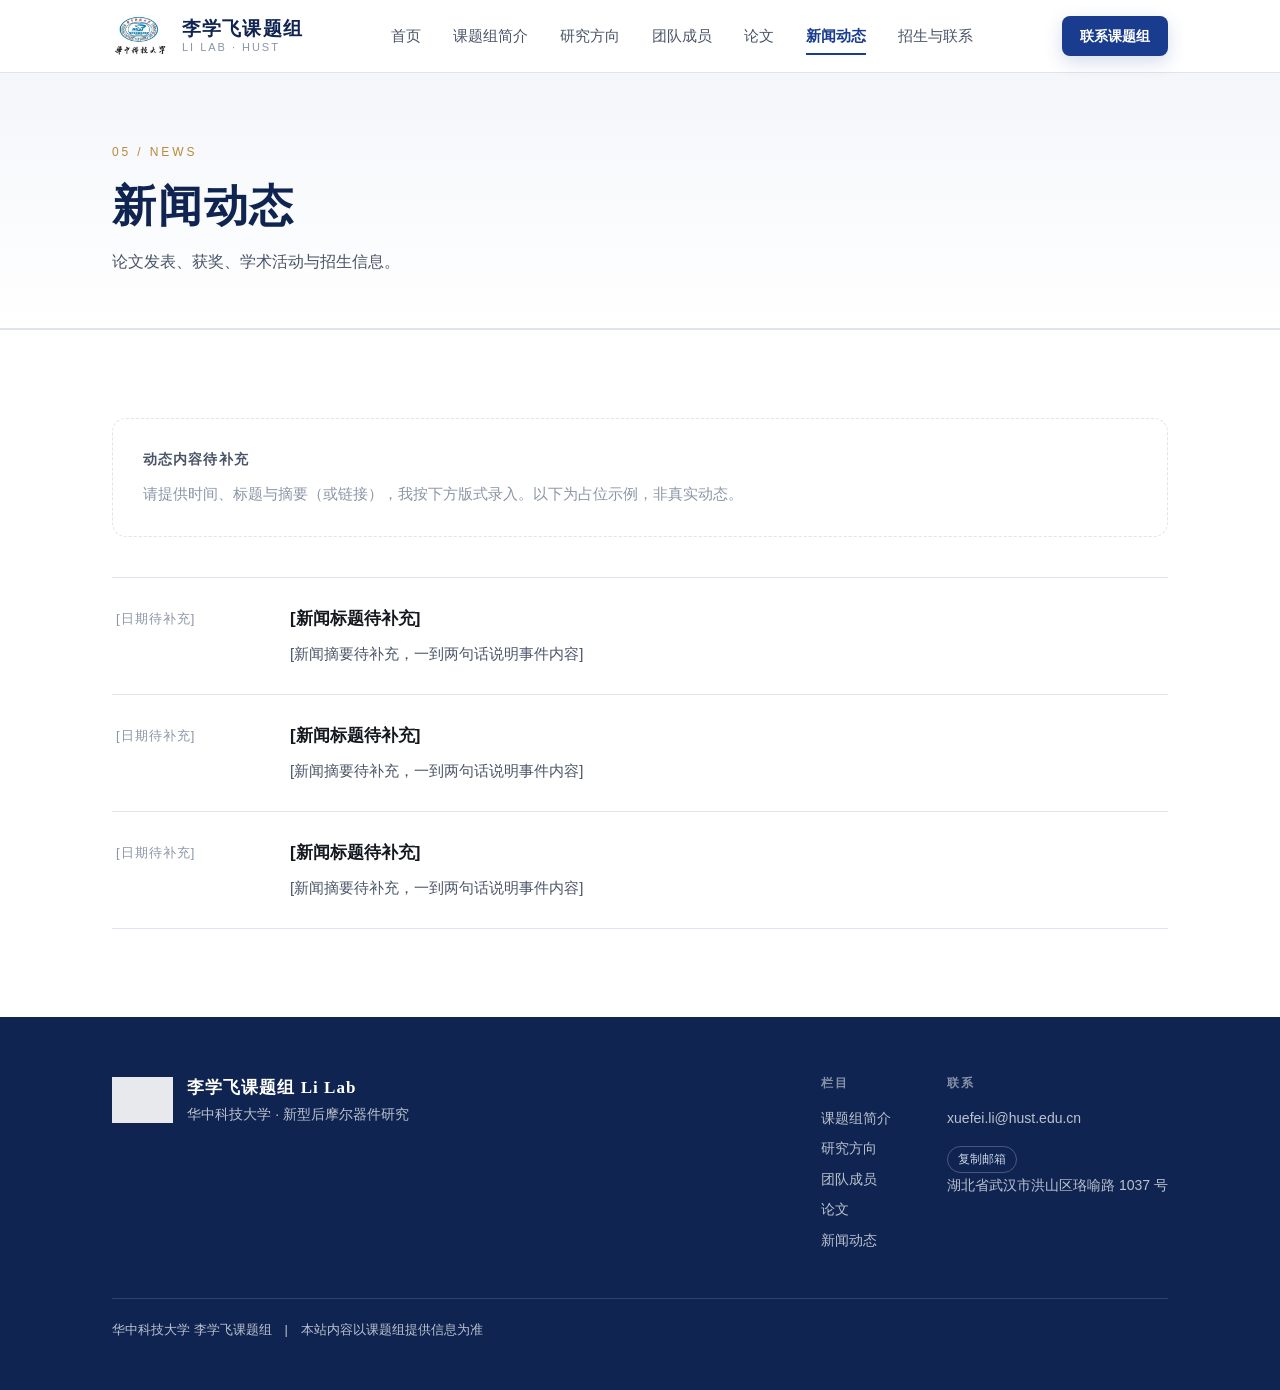
<file: news.html>
<!DOCTYPE html>
<html lang="zh-CN">
<head>
<meta charset="UTF-8">
<meta name="viewport" content="width=device-width, initial-scale=1, viewport-fit=cover">
<title>新闻动态｜李学飞课题组 Li Lab</title>
<meta name="description" content="论文发表、获奖、学术活动与招生信息。">
<meta name="theme-color" content="#ffffff" media="(prefers-color-scheme: light)">
<meta name="theme-color" content="#0f1319" media="(prefers-color-scheme: dark)">
<link rel="manifest" href="manifest.webmanifest">
<link rel="icon" type="image/png" href="assets/icon-192.png">
<link rel="apple-touch-icon" href="assets/apple-touch-icon.png">
<meta name="mobile-web-app-capable" content="yes">
<meta name="apple-mobile-web-app-capable" content="yes">
<meta name="apple-mobile-web-app-status-bar-style" content="default">
<meta name="apple-mobile-web-app-title" content="Li Lab">
<link rel="stylesheet" href="assets/site.css">
</head>
<body>
<a class="skip-link" href="#main">跳到主要内容</a>
<header class="site-head">
  <div class="wrap head-inner">
    <a class="brand" href="index.html">
      <img src="assets/hust-logo.jpeg" alt="华中科技大学校徽" width="192" height="144" decoding="async">
      <span class="brand-text">
        <strong>李学飞课题组</strong>
        <span>Li Lab · HUST</span>
      </span>
    </a>
    <nav class="nav" id="nav" aria-label="主导航">
      <a href="index.html">首页</a>
      <a href="about.html">课题组简介</a>
      <a href="research.html">研究方向</a>
      <a href="people.html">团队成员</a>
      <a href="publication.html">论文</a>
      <a href="news.html">新闻动态</a>
      <a href="join.html">招生与联系</a>
    </nav>
    <a class="btn btn-primary head-cta" href="join.html">联系课题组</a>
    <button class="nav-toggle" type="button" aria-controls="nav" aria-expanded="false" aria-label="打开导航菜单">
      <span></span><span></span><span></span>
    </button>
  </div>
</header>
<main id="main" tabindex="-1">
<section class="page-head" data-page-node-id="FDpfSFReYjfkoV2SI0JPca">
  <div class="wrap" data-page-node-id="RSK3BgaBxeZtbLE4NVzgmX">
    <span class="tag" data-page-node-id="EwL5w178Nck3bULWAzVd2I">05 / NEWS</span>
    <h1 data-page-node-id="zunPnoB4lL8osbsruNL5dy">新闻动态</h1>
    <p class="sub" data-page-node-id="vVHBRd2igzBlme93j99PvX">论文发表、获奖、学术活动与招生信息。</p>
  </div>
</section>

<section data-page-node-id="cRPw3MPWwedcoZFfrUyRHB">
  <div class="wrap" data-page-node-id="TagOAs1lLYcd0wHUYzPMuX">
    <div class="note reveal" style="margin-bottom:40px" data-page-node-id="2EsKgQsQI33W0BuaBVofrT">
      <strong data-page-node-id="N5TejnzNEabJQmugEuKcaO">动态内容待补充</strong>
      请提供时间、标题与摘要（或链接），我按下方版式录入。以下为占位示例，非真实动态。
    </div>
    <div class="news-list reveal" data-page-node-id="1TPJOvBZsoNiZ37tGKAnlv">
      <article class="news-item" data-page-node-id="z1nVKWxlo7Jt0wEKlH3jiD">
        <time data-page-node-id="5PogfjAFReLJVC7I15quRA">[日期待补充]</time>
        <div data-page-node-id="1F5XXm5XkDbPVa4NU2Lto5"><h4 data-page-node-id="kLvXUp7FL1RjM4SQEwLFnM">[新闻标题待补充]</h4><p data-page-node-id="FSkS6FMRE50h3Sct1TpzRL">[新闻摘要待补充，一到两句话说明事件内容]</p></div>
      </article>
      <article class="news-item" data-page-node-id="pZpGSnT6A7BDDsbW4JfjZm">
        <time data-page-node-id="OtdLm3fnouiJ3jnG4x3rsc">[日期待补充]</time>
        <div data-page-node-id="DZ1QSDhIkd4rvV174hY4g6"><h4 data-page-node-id="BrgFpaMKiIIftk5AV8s1VG">[新闻标题待补充]</h4><p data-page-node-id="H42gjkx9adiaUlnwUXVIwz">[新闻摘要待补充，一到两句话说明事件内容]</p></div>
      </article>
      <article class="news-item" data-page-node-id="56fqGCSVddSHboubJjbLnj">
        <time data-page-node-id="Pl22XIaSWvBEWoVZcynkaZ">[日期待补充]</time>
        <div data-page-node-id="oEMyHTenuFJ8Ta6J1y4Ru2"><h4 data-page-node-id="8mz3mhRwAUqAbadeJsuCdG">[新闻标题待补充]</h4><p data-page-node-id="cCuyxg9wcdVqo6gnTLHdDK">[新闻摘要待补充，一到两句话说明事件内容]</p></div>
      </article>
    </div>
  </div>
</section>
</main>

<footer class="site-foot">
  <div class="wrap">
    <div class="foot-inner">
      <div class="foot-brand">
        <img src="assets/hust-logo.jpeg" alt="华中科技大学校徽" width="192" height="144" decoding="async" loading="lazy">
        <div>
          <b>李学飞课题组 Li Lab</b>
          <p>华中科技大学 · 新型后摩尔器件研究</p>
        </div>
      </div>
      <div class="foot-cols">
        <div>
          <h5>栏目</h5>
          <a href="about.html">课题组简介</a>
          <a href="research.html">研究方向</a>
          <a href="people.html">团队成员</a>
          <a href="publication.html">论文</a>
          <a href="news.html">新闻动态</a>
        </div>
        <div>
          <h5>联系</h5>
          <a href="mailto:xuefei.li@hust.edu.cn">xuefei.li@hust.edu.cn</a>
          <button class="btn-copy" type="button" data-mail="xuefei.li@hust.edu.cn">复制邮箱</button>
          <p>湖北省武汉市洪山区珞喻路 1037 号</p>
        </div>
      </div>
    </div>
    <div class="foot-bottom">华中科技大学 李学飞课题组　|　本站内容以课题组提供信息为准</div>
  </div>
</footer>

<script src="assets/site.js" defer></script>
</body>
</html>
</file>
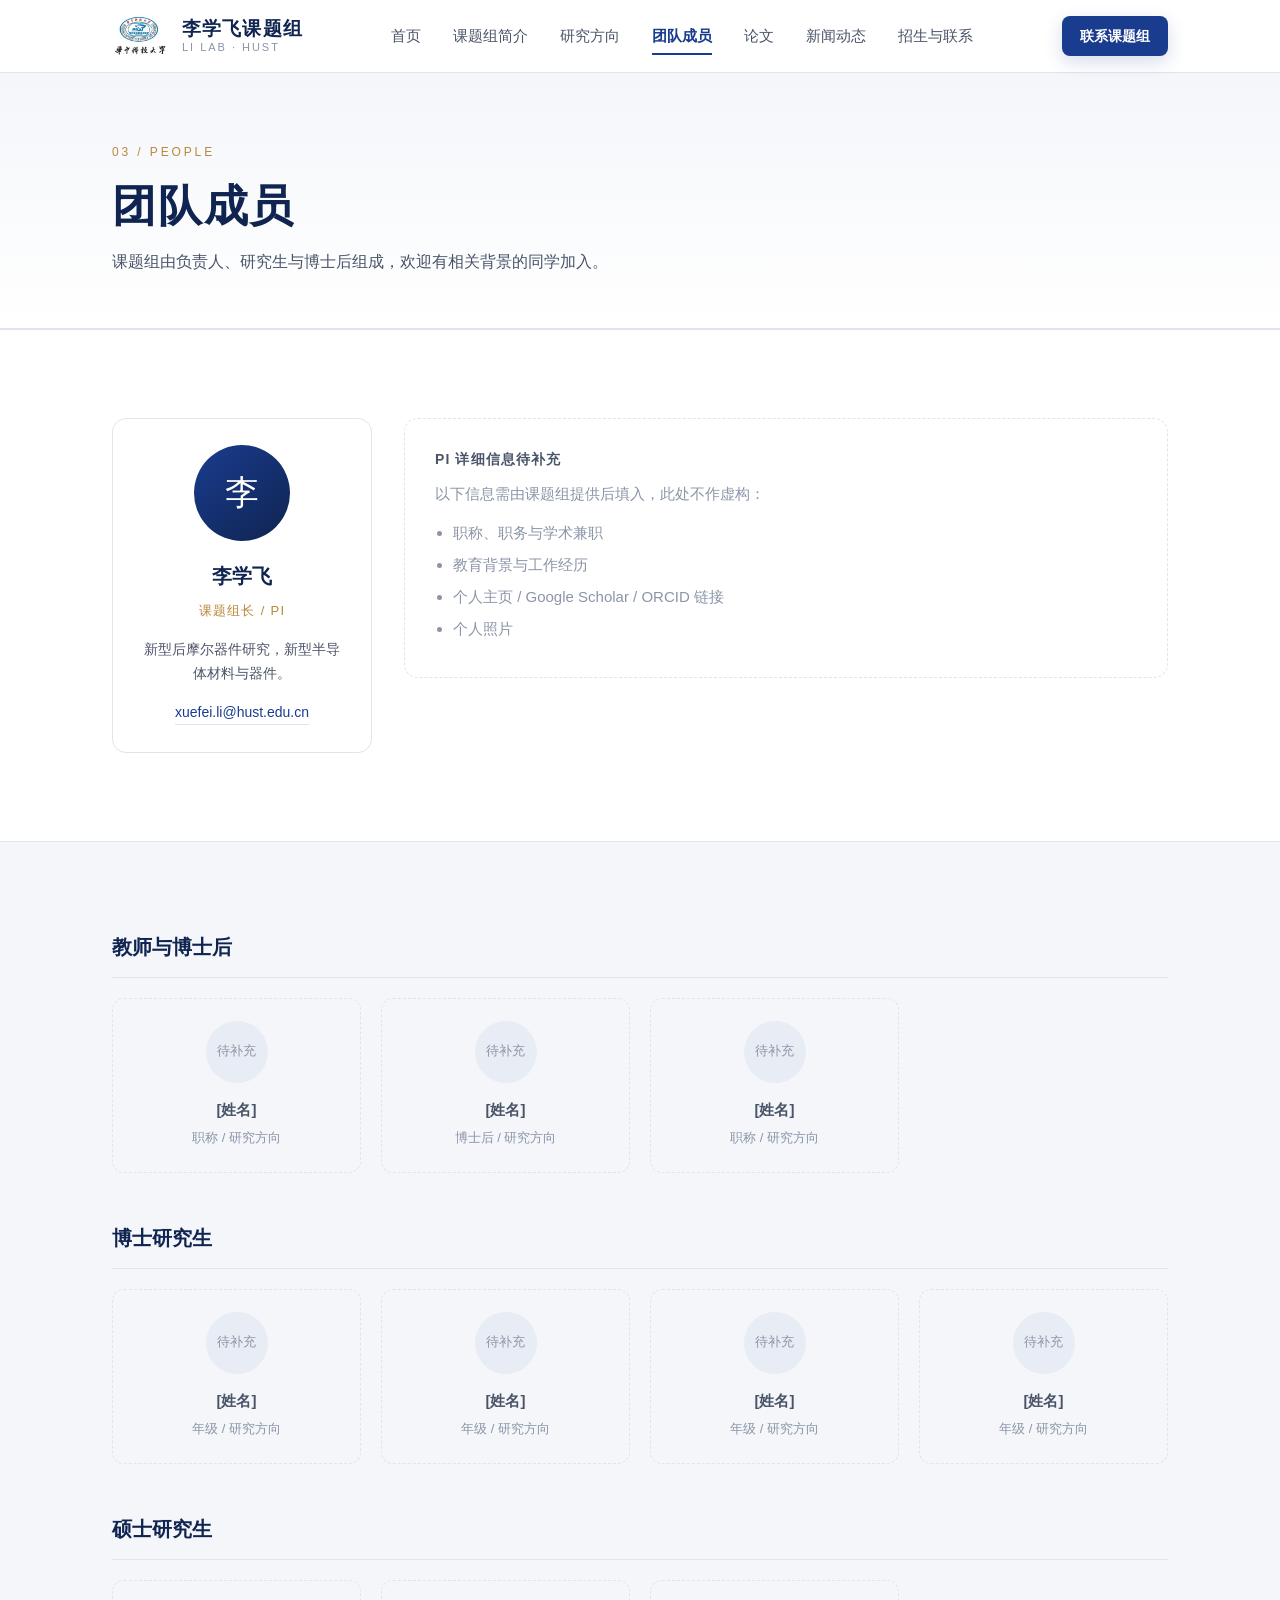
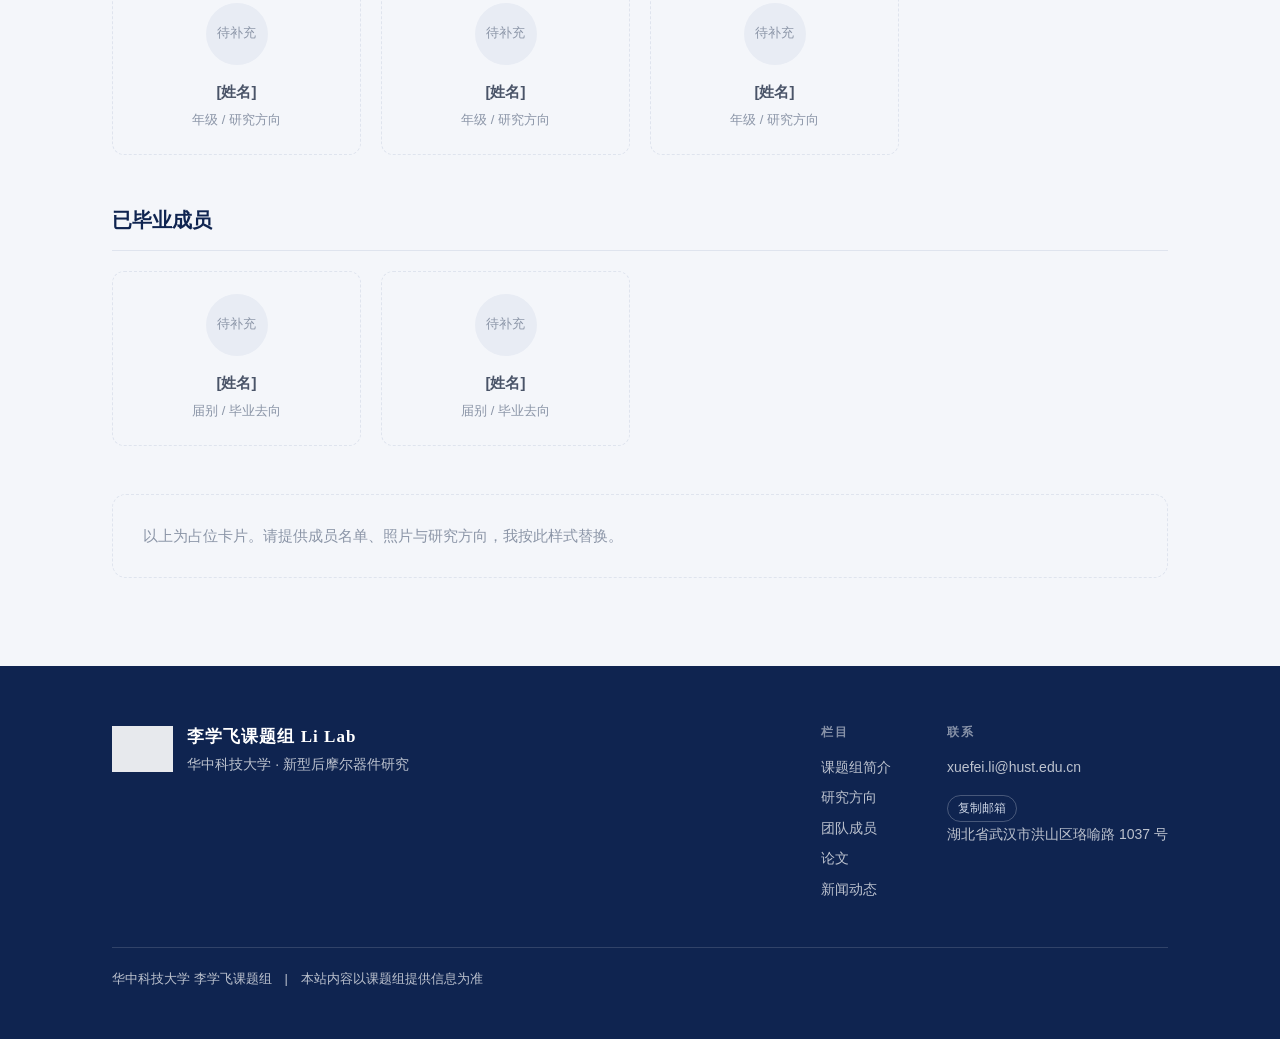
<file: people.html>
<!DOCTYPE html>
<html lang="zh-CN">
<head>
<meta charset="UTF-8">
<meta name="viewport" content="width=device-width, initial-scale=1, viewport-fit=cover">
<title>团队成员｜李学飞课题组 Li Lab</title>
<meta name="description" content="课题组由负责人、研究生与博士后组成，欢迎有相关背景的同学加入。">
<meta name="theme-color" content="#ffffff" media="(prefers-color-scheme: light)">
<meta name="theme-color" content="#0f1319" media="(prefers-color-scheme: dark)">
<link rel="manifest" href="manifest.webmanifest">
<link rel="icon" type="image/png" href="assets/icon-192.png">
<link rel="apple-touch-icon" href="assets/apple-touch-icon.png">
<meta name="mobile-web-app-capable" content="yes">
<meta name="apple-mobile-web-app-capable" content="yes">
<meta name="apple-mobile-web-app-status-bar-style" content="default">
<meta name="apple-mobile-web-app-title" content="Li Lab">
<link rel="stylesheet" href="assets/site.css">
</head>
<body>
<a class="skip-link" href="#main">跳到主要内容</a>
<header class="site-head">
  <div class="wrap head-inner">
    <a class="brand" href="index.html">
      <img src="assets/hust-logo.jpeg" alt="华中科技大学校徽" width="192" height="144" decoding="async">
      <span class="brand-text">
        <strong>李学飞课题组</strong>
        <span>Li Lab · HUST</span>
      </span>
    </a>
    <nav class="nav" id="nav" aria-label="主导航">
      <a href="index.html">首页</a>
      <a href="about.html">课题组简介</a>
      <a href="research.html">研究方向</a>
      <a href="people.html">团队成员</a>
      <a href="publication.html">论文</a>
      <a href="news.html">新闻动态</a>
      <a href="join.html">招生与联系</a>
    </nav>
    <a class="btn btn-primary head-cta" href="join.html">联系课题组</a>
    <button class="nav-toggle" type="button" aria-controls="nav" aria-expanded="false" aria-label="打开导航菜单">
      <span></span><span></span><span></span>
    </button>
  </div>
</header>
<main id="main" tabindex="-1">
<section class="page-head" data-page-node-id="4yGP18i2Lgf3HZHFTP8vp0">
  <div class="wrap" data-page-node-id="cRCuWu6tEo9voyUe0qwlen">
    <span class="tag" data-page-node-id="Uf6TBhSs5QBIhCcThKidnj">03 / PEOPLE</span>
    <h1 data-page-node-id="B96VAWcEKDiFDUuFHGuISl">团队成员</h1>
    <p class="sub" data-page-node-id="zGstUHgQcXwyFzNBBQLA8I">课题组由负责人、研究生与博士后组成，欢迎有相关背景的同学加入。</p>
  </div>
</section>

<section data-page-node-id="AoMjcQH74fEsjVXW4aGYNn">
  <div class="wrap" data-page-node-id="zOjNmPCDwV4W4EXPNiaMHF">
    <div class="people" data-page-node-id="lkog1dre9CZ5LUX7W2fRY9">
      <div class="person reveal" data-page-node-id="LcphPtMMFXnGHmtAlaFtBY">
        <div class="avatar" aria-hidden="true" data-page-node-id="22XMBPb4urEJfFASOw1khR">李</div>
        <h3 data-page-node-id="520tHP4TN0LoMFZUdsxKAe">李学飞</h3>
        <div class="role" data-page-node-id="I9U2lQgejcR3zVwCABNsCy">课题组长 / PI</div>
        <p data-page-node-id="CbBwsh0EHcPm95vXkj2uUd">新型后摩尔器件研究，新型半导体材料与器件。</p>
        <a class="mail" href="mailto:xuefei.li@hust.edu.cn" data-page-node-id="BvcDQ6tPu4m0NCGRBEZMX9">xuefei.li@hust.edu.cn</a>
      </div>
      <div class="note reveal" data-page-node-id="HgcvvUGI2nnUeGEfoxamFi">
        <strong data-page-node-id="5BVpzAuRv1f4J9YUtljVWR">PI 详细信息待补充</strong>
        以下信息需由课题组提供后填入，此处不作虚构：
        <ul data-page-node-id="l27K4hy8GvIju13ihWy1Ap">
          <li data-page-node-id="LgiUfsodgSFffb08CHhFUN">职称、职务与学术兼职</li>
          <li data-page-node-id="qYX18DSdFlGuGS39lENXxQ">教育背景与工作经历</li>
          <li data-page-node-id="ECkH5K0XOC22OsEErMiTLa">个人主页 / Google Scholar / ORCID 链接</li>
          <li data-page-node-id="FTwr6ZImRIgBCp9KVo0qkP">个人照片</li>
        </ul>
      </div>
    </div>
  </div>
</section>

<section class="sec-alt" data-page-node-id="ccJpslmpukhD6OjG9Fmdlv">
  <div class="wrap" data-page-node-id="jGew5zBpF2SmMOT4iwaaXj">
    <div class="people-group reveal" data-page-node-id="5B6KcqcyQDA2nzphtc2nGb">
      <h3 data-page-node-id="VAoDOBsOy5a1ePQcQpFpsK">教师与博士后</h3>
      <div class="people-grid" data-page-node-id="58AtUaLtHxNl6cKcV7vMie">
        <div class="mini" data-page-node-id="weiWKCAa2R8KTlDFmkPfbe"><div class="avatar-sm" data-page-node-id="9mlikqqeoub9zMU9RqtAUI">待补充</div><b data-page-node-id="dAwLT9qUF1fiSKyGFfJ2yu">[姓名]</b><span data-page-node-id="Y0lPsrdJMXp9gYOqBc3rLa">职称 / 研究方向</span></div>
        <div class="mini" data-page-node-id="R3bWgyUABNmDWryBOmXoxJ"><div class="avatar-sm" data-page-node-id="AlrD4URdLqhdtxzqiAqCSD">待补充</div><b data-page-node-id="7ASFNo4W4j1eZOF5LwlkRU">[姓名]</b><span data-page-node-id="I8sjyScd0AwQHz8KGVLNTy">博士后 / 研究方向</span></div>
        <div class="mini" data-page-node-id="jQ8MACOctQNdpLBZKL5iiY"><div class="avatar-sm" data-page-node-id="unYLWqw7UXesFucCjmhliD">待补充</div><b data-page-node-id="uKXl9gq4zA9GIMOPScpeKg">[姓名]</b><span data-page-node-id="7yFK6zsiDTrxkEFwOo5ab6">职称 / 研究方向</span></div>
      </div>
    </div>
    <div class="people-group reveal" data-page-node-id="k6QBqJRuE79iTWBGPIezAM">
      <h3 data-page-node-id="5vM9cNJ9y4qXj9ECAX3raC">博士研究生</h3>
      <div class="people-grid" data-page-node-id="fNJJdIL6YYz08nUwY9PUVi">
        <div class="mini" data-page-node-id="00CXPEkI8kCPA0qlpeJPol"><div class="avatar-sm" data-page-node-id="Y0sN9MxOtSLbUgalRCyHic">待补充</div><b data-page-node-id="n6ajRZ0srmv3DhSfXtCr0S">[姓名]</b><span data-page-node-id="ojSqEQbWeXO5JNkT7G2WK9">年级 / 研究方向</span></div>
        <div class="mini" data-page-node-id="o728qBiPAvmWaCUKkzMN23"><div class="avatar-sm" data-page-node-id="7hAY8RxbqYBRdNX49XlHdI">待补充</div><b data-page-node-id="r5qCmWfQvd6Se6GjjwYtUS">[姓名]</b><span data-page-node-id="DynM2MonGgsqeVnh1qJmlC">年级 / 研究方向</span></div>
        <div class="mini" data-page-node-id="WPvolx3TLt9Pb2SgWB7X6U"><div class="avatar-sm" data-page-node-id="m6IagBrVHex3S3AFTmigIy">待补充</div><b data-page-node-id="4SOM13UA3MWTx4XfNbk6JI">[姓名]</b><span data-page-node-id="K4vDxiVC92ScZ7rAwltmJ0">年级 / 研究方向</span></div>
        <div class="mini" data-page-node-id="dr2OKxXDJD9HICheYncLIa"><div class="avatar-sm" data-page-node-id="VCQpT0G7JPsDoIBEkNpGAb">待补充</div><b data-page-node-id="jdESEOjgSyrUyF7I2MQDOh">[姓名]</b><span data-page-node-id="zomBjX3ISsYIkG8zQ0FyUl">年级 / 研究方向</span></div>
      </div>
    </div>
    <div class="people-group reveal" data-page-node-id="1YsLUomnUr9IGO1nCc9W8M">
      <h3 data-page-node-id="NIUOZPX4N63yheqBZGGTiK">硕士研究生</h3>
      <div class="people-grid" data-page-node-id="0cssJL6NsARb3De74mqdP9">
        <div class="mini" data-page-node-id="jHlRFTs9qyRtcKqZ6AHlek"><div class="avatar-sm" data-page-node-id="mgNSAo9uPmFG853roA88WJ">待补充</div><b data-page-node-id="wFachr00JIhXJHBzfBXuFH">[姓名]</b><span data-page-node-id="TvAroldFGrRCDmraGwtsWP">年级 / 研究方向</span></div>
        <div class="mini" data-page-node-id="lLdEHJ9B4LtgkDraRO46wf"><div class="avatar-sm" data-page-node-id="BtGcBn714cEuF8nTPoMnZX">待补充</div><b data-page-node-id="3EAd8IKV27tcgh3Bk9bhon">[姓名]</b><span data-page-node-id="Zgu8igrtK3uI50PT4WpDej">年级 / 研究方向</span></div>
        <div class="mini" data-page-node-id="k95HOH2wkgmlYyGNQpcxc6"><div class="avatar-sm" data-page-node-id="gga5FR7SInLpWht5GgyeiH">待补充</div><b data-page-node-id="0LDgxRKE0BCHA5h6EInqgr">[姓名]</b><span data-page-node-id="3nitrU4uiN0uC5MSVVkx5T">年级 / 研究方向</span></div>
      </div>
    </div>
    <div class="people-group reveal" data-page-node-id="DpSsO4xDtrUav3bFfmJnxc">
      <h3 data-page-node-id="pVXgukFQUhmeU9N3ckFAJ5">已毕业成员</h3>
      <div class="people-grid" data-page-node-id="WtcqNLhARdwG1ooGuCAqYy">
        <div class="mini" data-page-node-id="L7bnCfAYYKuyPZL0AaHQF7"><div class="avatar-sm" data-page-node-id="7nF8e3o5hRcyhIauvTpkb1">待补充</div><b data-page-node-id="cqWhM45PkElT1rGx1h2z0O">[姓名]</b><span data-page-node-id="Rv1PgGnIYe5R5ZdziaVjju">届别 / 毕业去向</span></div>
        <div class="mini" data-page-node-id="3fnC2LatanUg9lHMIpUpze"><div class="avatar-sm" data-page-node-id="3oB0y2RF0NpapQ4GPLv0Ku">待补充</div><b data-page-node-id="lAGXACNlIjImDCK9jWNmFL">[姓名]</b><span data-page-node-id="oD4IlZFeV8qBxJeJYqacMX">届别 / 毕业去向</span></div>
      </div>
    </div>
    <div class="note" data-page-node-id="9zphq5utpG4daoINKLnpAU">以上为占位卡片。请提供成员名单、照片与研究方向，我按此样式替换。</div>
  </div>
</section>
</main>

<footer class="site-foot">
  <div class="wrap">
    <div class="foot-inner">
      <div class="foot-brand">
        <img src="assets/hust-logo.jpeg" alt="华中科技大学校徽" width="192" height="144" decoding="async" loading="lazy">
        <div>
          <b>李学飞课题组 Li Lab</b>
          <p>华中科技大学 · 新型后摩尔器件研究</p>
        </div>
      </div>
      <div class="foot-cols">
        <div>
          <h5>栏目</h5>
          <a href="about.html">课题组简介</a>
          <a href="research.html">研究方向</a>
          <a href="people.html">团队成员</a>
          <a href="publication.html">论文</a>
          <a href="news.html">新闻动态</a>
        </div>
        <div>
          <h5>联系</h5>
          <a href="mailto:xuefei.li@hust.edu.cn">xuefei.li@hust.edu.cn</a>
          <button class="btn-copy" type="button" data-mail="xuefei.li@hust.edu.cn">复制邮箱</button>
          <p>湖北省武汉市洪山区珞喻路 1037 号</p>
        </div>
      </div>
    </div>
    <div class="foot-bottom">华中科技大学 李学飞课题组　|　本站内容以课题组提供信息为准</div>
  </div>
</footer>

<script src="assets/site.js" defer></script>
</body>
</html>
</file>
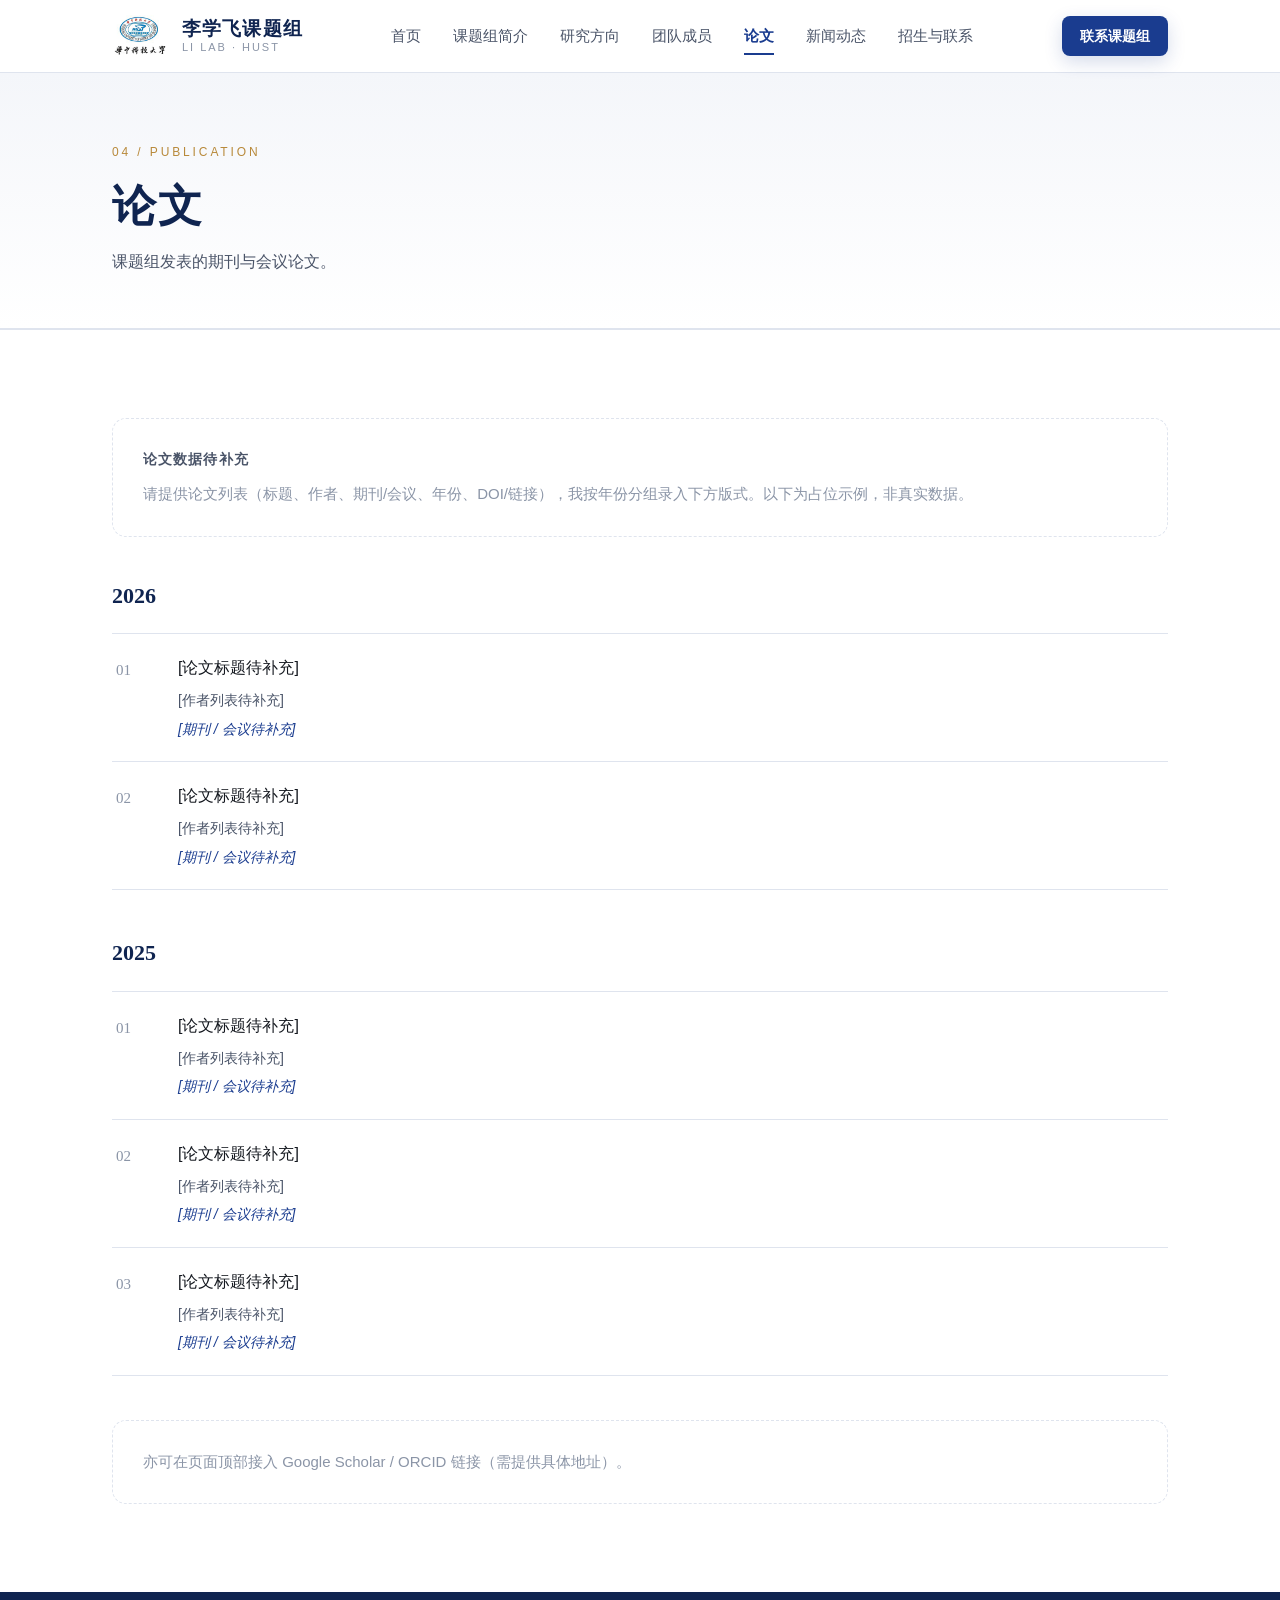
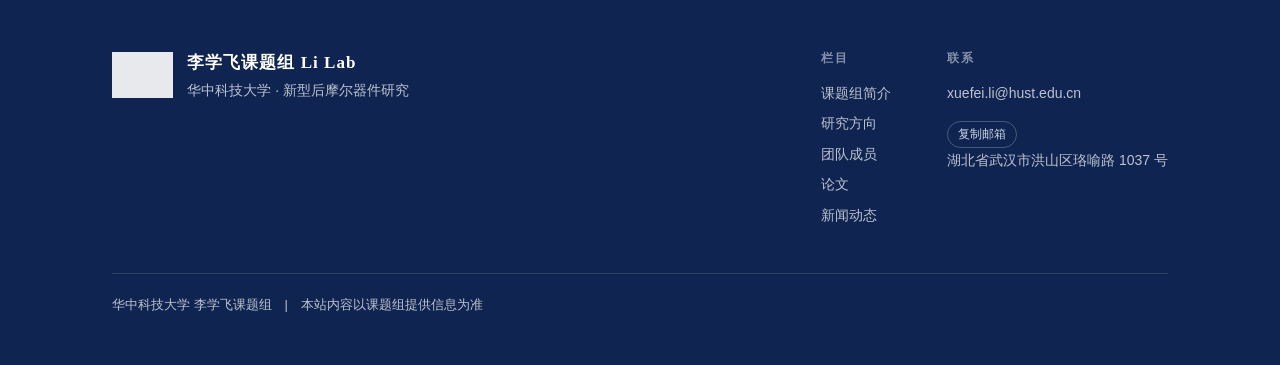
<file: publication.html>
<!DOCTYPE html>
<html lang="zh-CN">
<head>
<meta charset="UTF-8">
<meta name="viewport" content="width=device-width, initial-scale=1, viewport-fit=cover">
<title>论文｜李学飞课题组 Li Lab</title>
<meta name="description" content="课题组发表的期刊与会议论文。">
<meta name="theme-color" content="#ffffff" media="(prefers-color-scheme: light)">
<meta name="theme-color" content="#0f1319" media="(prefers-color-scheme: dark)">
<link rel="manifest" href="manifest.webmanifest">
<link rel="icon" type="image/png" href="assets/icon-192.png">
<link rel="apple-touch-icon" href="assets/apple-touch-icon.png">
<meta name="mobile-web-app-capable" content="yes">
<meta name="apple-mobile-web-app-capable" content="yes">
<meta name="apple-mobile-web-app-status-bar-style" content="default">
<meta name="apple-mobile-web-app-title" content="Li Lab">
<link rel="stylesheet" href="assets/site.css">
</head>
<body>
<a class="skip-link" href="#main">跳到主要内容</a>
<header class="site-head">
  <div class="wrap head-inner">
    <a class="brand" href="index.html">
      <img src="assets/hust-logo.jpeg" alt="华中科技大学校徽" width="192" height="144" decoding="async">
      <span class="brand-text">
        <strong>李学飞课题组</strong>
        <span>Li Lab · HUST</span>
      </span>
    </a>
    <nav class="nav" id="nav" aria-label="主导航">
      <a href="index.html">首页</a>
      <a href="about.html">课题组简介</a>
      <a href="research.html">研究方向</a>
      <a href="people.html">团队成员</a>
      <a href="publication.html">论文</a>
      <a href="news.html">新闻动态</a>
      <a href="join.html">招生与联系</a>
    </nav>
    <a class="btn btn-primary head-cta" href="join.html">联系课题组</a>
    <button class="nav-toggle" type="button" aria-controls="nav" aria-expanded="false" aria-label="打开导航菜单">
      <span></span><span></span><span></span>
    </button>
  </div>
</header>
<main id="main" tabindex="-1">
<section class="page-head" data-page-node-id="z3Swn6x0dzpUGPSq4mC8qM">
  <div class="wrap" data-page-node-id="T5KUg093PCFKSHXTnFBMTB">
    <span class="tag" data-page-node-id="MKBIyQyLsjGUkFF4GnPkDs">04 / PUBLICATION</span>
    <h1 data-page-node-id="XipGD0YGeBCWByx0DU8G0s">论文</h1>
    <p class="sub" data-page-node-id="n6omxD3WBjnTZb6lBOTron">课题组发表的期刊与会议论文。</p>
  </div>
</section>

<section data-page-node-id="B0s072DBLBgdUL4RharRkp">
  <div class="wrap" data-page-node-id="0YUr7NAXMDUsPQIhQD7LQ8">
    <div class="note reveal" style="margin-bottom:40px" data-page-node-id="QxigdTjxh7uB26ctOL7PzX">
      <strong data-page-node-id="zyiHKUYJzeTXEFmfay0xbR">论文数据待补充</strong>
      请提供论文列表（标题、作者、期刊/会议、年份、DOI/链接），我按年份分组录入下方版式。以下为占位示例，非真实数据。
    </div>

    <div class="pub-group reveal" data-page-node-id="mzi76GWdNu6jUPu5QHg19H">
      <h3 data-page-node-id="88iGfYrqtthULck5dAU7KH">2026</h3>
      <div class="pub-list" data-page-node-id="EYd83ZAAtn6sj1akDcDJb6">
        <div class="pub-item" data-page-node-id="m6cjGycoDEtjTDxgcv6D1n"><div class="no" data-page-node-id="LiY6l4jid53XdT4GQ1B1xA">01</div><div data-page-node-id="fL2nkDESFlSJ2mV6F5RmpH"><div class="t" data-page-node-id="1YtkleREYlZlfm1fVgtXtT">[论文标题待补充]</div><div class="m" data-page-node-id="cAmnpPkEzYnKazFnJQl8Mk">[作者列表待补充]</div><div class="v" data-page-node-id="yQtab0CtgL5jJNTdfd79xY">[期刊 / 会议待补充]</div></div></div>
        <div class="pub-item" data-page-node-id="XyNRWZuEpcbiVNHyDDdbGo"><div class="no" data-page-node-id="HxKcFwbP1CSn1o1GG3L8Cd">02</div><div data-page-node-id="k6pMIReAEKlmRE7s5m2n22"><div class="t" data-page-node-id="qCw1eTu4UwIG2wDnkMbfi4">[论文标题待补充]</div><div class="m" data-page-node-id="1zk90973eg431tF5kU5GVn">[作者列表待补充]</div><div class="v" data-page-node-id="Ohf5xIif5QAejp43GkfLfJ">[期刊 / 会议待补充]</div></div></div>
      </div>
    </div>

    <div class="pub-group reveal" data-page-node-id="oCPAAHjhI4ecDwm9DMAgIq">
      <h3 data-page-node-id="0j7UGlr8YHVNxisywChhBz">2025</h3>
      <div class="pub-list" data-page-node-id="Mg01033lMXcGFjnyp15bGW">
        <div class="pub-item" data-page-node-id="fMkyYx8lumta2rQZm1nz7c"><div class="no" data-page-node-id="DPkarEG56zbdZZ5TYFub0f">01</div><div data-page-node-id="ee1OgeBFO10l74Jy3p5Pzq"><div class="t" data-page-node-id="ftzGp38gdnf0N78q9SHsRy">[论文标题待补充]</div><div class="m" data-page-node-id="2eWixwBiIu4NNrJvOsCsgP">[作者列表待补充]</div><div class="v" data-page-node-id="5JtgZOoPXclKlji631L0Oh">[期刊 / 会议待补充]</div></div></div>
        <div class="pub-item" data-page-node-id="NRLK3NeAldXVivo4Fy2s5R"><div class="no" data-page-node-id="45FAtm4zcK8puq70H6dngs">02</div><div data-page-node-id="Wly7FXzjYVTBbspG6YVKtP"><div class="t" data-page-node-id="S09Xe2tvCet2YWWtroa7iK">[论文标题待补充]</div><div class="m" data-page-node-id="os3eV1OMSCBEx4IZC0hm9r">[作者列表待补充]</div><div class="v" data-page-node-id="T9tQQOy6lA5rFeEtjI40QI">[期刊 / 会议待补充]</div></div></div>
        <div class="pub-item" data-page-node-id="XUQ8fFhqpyCWINJwU9JzUM"><div class="no" data-page-node-id="coJ1GYDfP54uI1SgEMtdLt">03</div><div data-page-node-id="TCctxmPGrjCoZLA5xG4ycO"><div class="t" data-page-node-id="vj0po4goH6IaErCPOgongR">[论文标题待补充]</div><div class="m" data-page-node-id="UncUErXgpikXEzE177FPwL">[作者列表待补充]</div><div class="v" data-page-node-id="VhBM7xl77tHiBP4sOCkKIV">[期刊 / 会议待补充]</div></div></div>
      </div>
    </div>

    <div class="note" data-page-node-id="UKbYqDFyDaV7qfYTVCTiIG">亦可在页面顶部接入 Google Scholar / ORCID 链接（需提供具体地址）。</div>
  </div>
</section>
</main>

<footer class="site-foot">
  <div class="wrap">
    <div class="foot-inner">
      <div class="foot-brand">
        <img src="assets/hust-logo.jpeg" alt="华中科技大学校徽" width="192" height="144" decoding="async" loading="lazy">
        <div>
          <b>李学飞课题组 Li Lab</b>
          <p>华中科技大学 · 新型后摩尔器件研究</p>
        </div>
      </div>
      <div class="foot-cols">
        <div>
          <h5>栏目</h5>
          <a href="about.html">课题组简介</a>
          <a href="research.html">研究方向</a>
          <a href="people.html">团队成员</a>
          <a href="publication.html">论文</a>
          <a href="news.html">新闻动态</a>
        </div>
        <div>
          <h5>联系</h5>
          <a href="mailto:xuefei.li@hust.edu.cn">xuefei.li@hust.edu.cn</a>
          <button class="btn-copy" type="button" data-mail="xuefei.li@hust.edu.cn">复制邮箱</button>
          <p>湖北省武汉市洪山区珞喻路 1037 号</p>
        </div>
      </div>
    </div>
    <div class="foot-bottom">华中科技大学 李学飞课题组　|　本站内容以课题组提供信息为准</div>
  </div>
</footer>

<script src="assets/site.js" defer></script>
</body>
</html>
</file>
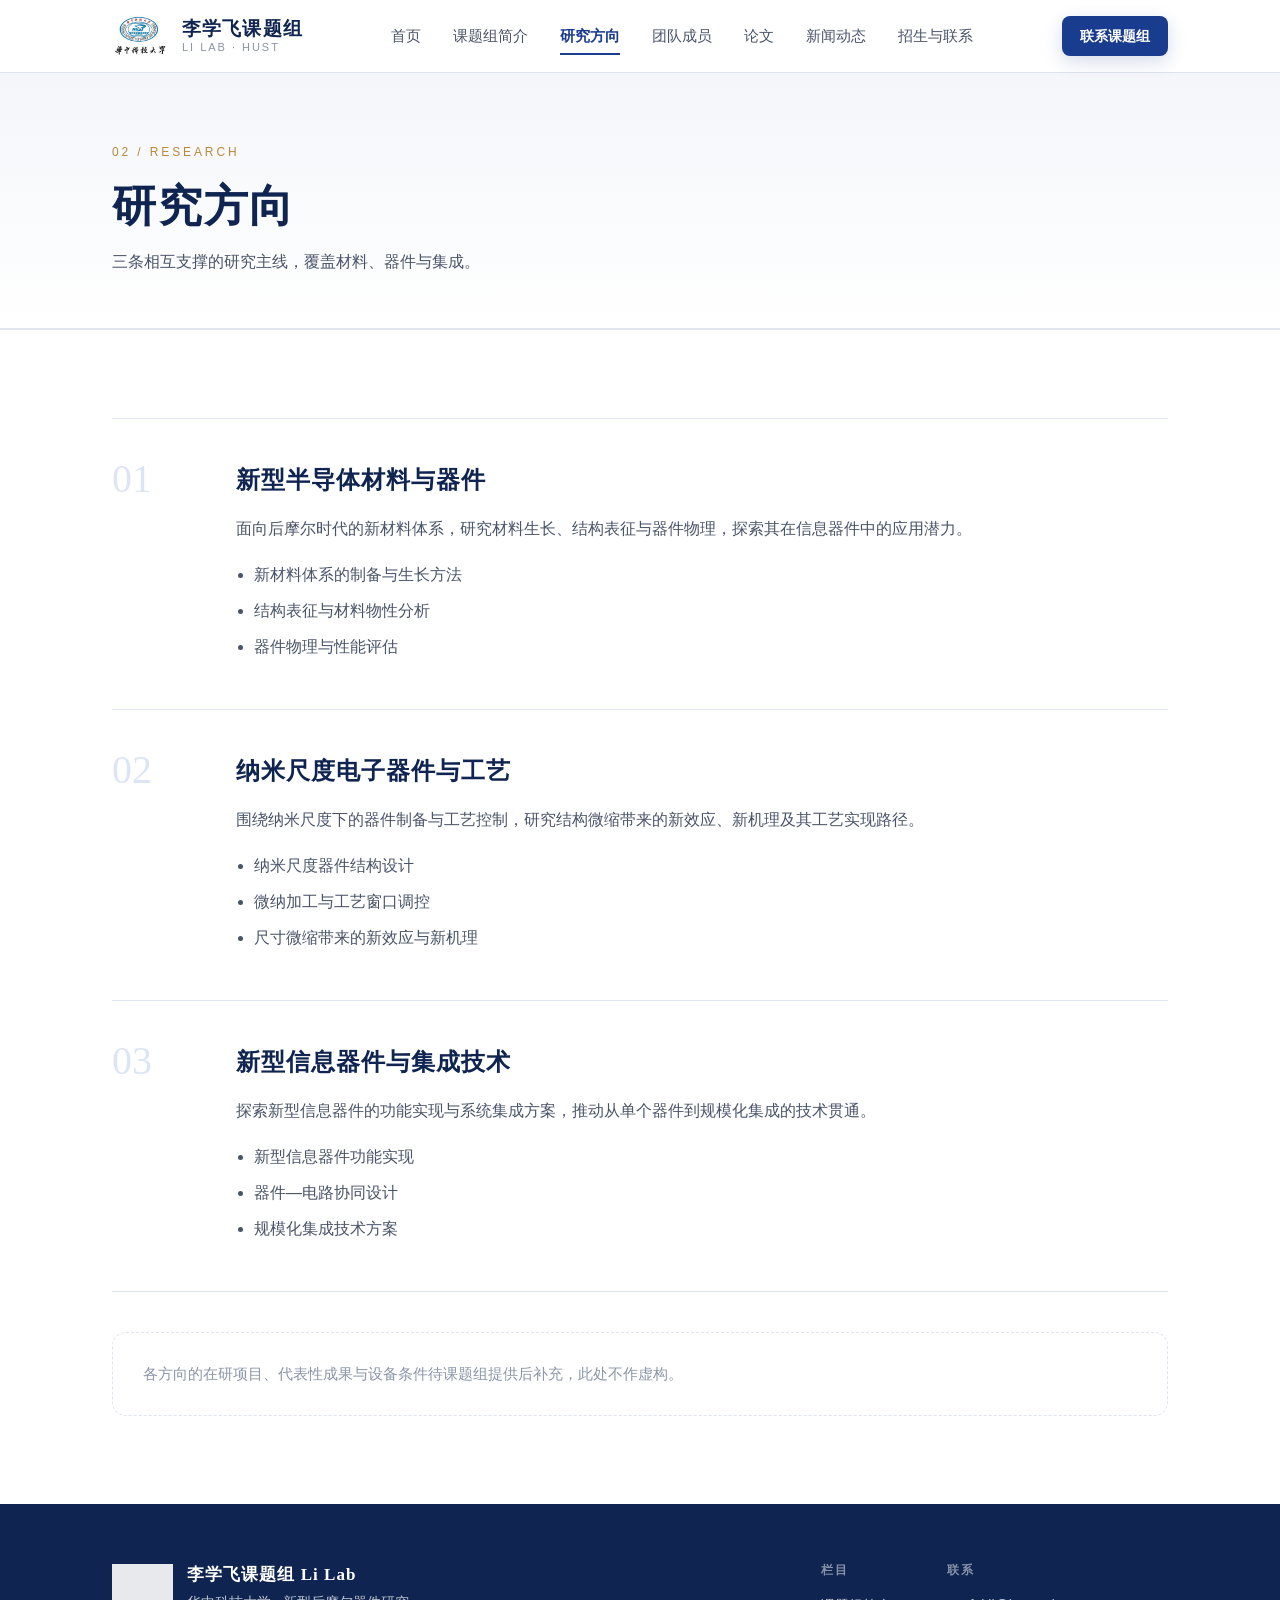
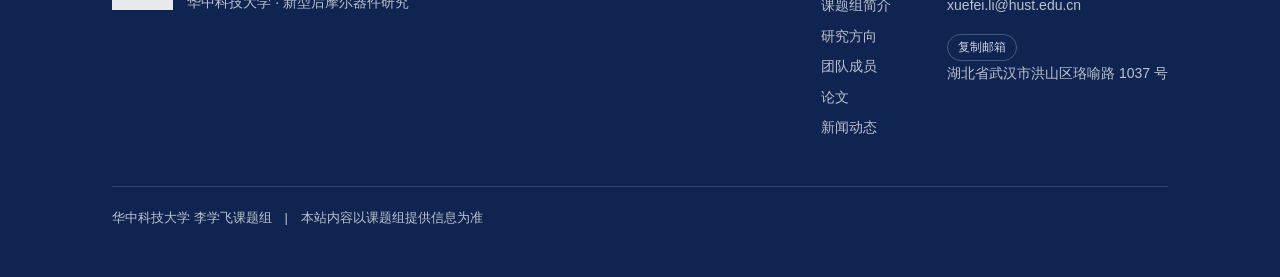
<file: research.html>
<!DOCTYPE html>
<html lang="zh-CN">
<head>
<meta charset="UTF-8">
<meta name="viewport" content="width=device-width, initial-scale=1, viewport-fit=cover">
<title>研究方向｜李学飞课题组 Li Lab</title>
<meta name="description" content="新型半导体材料与器件、纳米尺度电子器件与工艺、新型信息器件与集成技术三条研究主线。">
<meta name="theme-color" content="#ffffff" media="(prefers-color-scheme: light)">
<meta name="theme-color" content="#0f1319" media="(prefers-color-scheme: dark)">
<link rel="manifest" href="manifest.webmanifest">
<link rel="icon" type="image/png" href="assets/icon-192.png">
<link rel="apple-touch-icon" href="assets/apple-touch-icon.png">
<meta name="mobile-web-app-capable" content="yes">
<meta name="apple-mobile-web-app-capable" content="yes">
<meta name="apple-mobile-web-app-status-bar-style" content="default">
<meta name="apple-mobile-web-app-title" content="Li Lab">
<link rel="stylesheet" href="assets/site.css">
</head>
<body>
<a class="skip-link" href="#main">跳到主要内容</a>
<header class="site-head">
  <div class="wrap head-inner">
    <a class="brand" href="index.html">
      <img src="assets/hust-logo.jpeg" alt="华中科技大学校徽" width="192" height="144" decoding="async">
      <span class="brand-text">
        <strong>李学飞课题组</strong>
        <span>Li Lab · HUST</span>
      </span>
    </a>
    <nav class="nav" id="nav" aria-label="主导航">
      <a href="index.html">首页</a>
      <a href="about.html">课题组简介</a>
      <a href="research.html">研究方向</a>
      <a href="people.html">团队成员</a>
      <a href="publication.html">论文</a>
      <a href="news.html">新闻动态</a>
      <a href="join.html">招生与联系</a>
    </nav>
    <a class="btn btn-primary head-cta" href="join.html">联系课题组</a>
    <button class="nav-toggle" type="button" aria-controls="nav" aria-expanded="false" aria-label="打开导航菜单">
      <span></span><span></span><span></span>
    </button>
  </div>
</header>
<main id="main" tabindex="-1">
<section class="page-head" data-page-node-id="G8G4srn7o9MYOxiMYzzX3o">
  <div class="wrap" data-page-node-id="DQF2FWtEAxCyDPNFgY8n6o">
    <span class="tag" data-page-node-id="hXdK8dIjiaJHSIzA0NXxuh">02 / RESEARCH</span>
    <h1 data-page-node-id="9NoRbFYz5qeZ7cQfjRHyRB">研究方向</h1>
    <p class="sub" data-page-node-id="OvL2u5zOH1i6Wvm4RDbTa4">三条相互支撑的研究主线，覆盖材料、器件与集成。</p>
  </div>
</section>

<section data-page-node-id="AM9CCoXS4OHxW5dpKyLcU8">
  <div class="wrap" data-page-node-id="PwryyATot3RD2oGW2JuDeG">
    <div class="research-block reveal" data-page-node-id="xzyGRofWDZxDt7dbrJhxml">
      <div class="idx" data-page-node-id="meDX4sxbwFd5EvVwfaoWr0">01</div>
      <div data-page-node-id="hcHK9eUGsDQqtC8s3pzRDo">
        <h3 data-page-node-id="sxusnUYNmgiRa7ByloQVnC">新型半导体材料与器件</h3>
        <p data-page-node-id="dl8lYjs6wYLqW2fFK8JXtC">面向后摩尔时代的新材料体系，研究材料生长、结构表征与器件物理，探索其在信息器件中的应用潜力。</p>
        <ul data-page-node-id="EYKk1GrGgDF2BeLbw3PiNe">
          <li data-page-node-id="sF9XzGGVMpLIa2UrADENF3">新材料体系的制备与生长方法</li>
          <li data-page-node-id="dkdLZmm2TDv5bSs8oYo9Oa">结构表征与材料物性分析</li>
          <li data-page-node-id="0v7KCzbu8V33eFsUy1UObB">器件物理与性能评估</li>
        </ul>
      </div>
    </div>
    <div class="research-block reveal" data-page-node-id="Gp5UtJYM5QpBCv9wGDY9l0">
      <div class="idx" data-page-node-id="0AWbm4l988q3loy1fj9e16">02</div>
      <div data-page-node-id="5EOwUpGtkxuWryJzJ98rYS">
        <h3 data-page-node-id="8Rq9Qii0yUbJDPjIxf9M9B">纳米尺度电子器件与工艺</h3>
        <p data-page-node-id="oYauRXpum1SHzlGor5kC89">围绕纳米尺度下的器件制备与工艺控制，研究结构微缩带来的新效应、新机理及其工艺实现路径。</p>
        <ul data-page-node-id="JEdueihzbG53JrouH6fq0s">
          <li data-page-node-id="Y0onGrMfxmYdnTE2qDx6kE">纳米尺度器件结构设计</li>
          <li data-page-node-id="o4aF11wybfYJF9J7mYkKqC">微纳加工与工艺窗口调控</li>
          <li data-page-node-id="gUFUZYAaARXNOQmHT4dB4o">尺寸微缩带来的新效应与新机理</li>
        </ul>
      </div>
    </div>
    <div class="research-block reveal" data-page-node-id="JCZBdoMBZ6vnrdyHBLIutY">
      <div class="idx" data-page-node-id="9l1fFzS2iRJ64YflZvyXS4">03</div>
      <div data-page-node-id="GLrGNUR5r1ud02HWXUXyq8">
        <h3 data-page-node-id="inFwEpFLubHJPzYcJ3uUsA">新型信息器件与集成技术</h3>
        <p data-page-node-id="BcDXzwCfcAbZe0riXx5zT2">探索新型信息器件的功能实现与系统集成方案，推动从单个器件到规模化集成的技术贯通。</p>
        <ul data-page-node-id="htdOwjyk5osZutElyO0xya">
          <li data-page-node-id="iWTWJBCdt3pDA2GRHZnG8y">新型信息器件功能实现</li>
          <li data-page-node-id="GtBCoZqzPvmEmDGyRY564V">器件—电路协同设计</li>
          <li data-page-node-id="cEZ2HLrLwKO78pj86fdoA4">规模化集成技术方案</li>
        </ul>
      </div>
    </div>
    <div class="note" style="margin-top:40px" data-page-node-id="G6rJXcQln01Uir7Foo0xWH">各方向的在研项目、代表性成果与设备条件待课题组提供后补充，此处不作虚构。</div>
  </div>
</section>
</main>

<footer class="site-foot">
  <div class="wrap">
    <div class="foot-inner">
      <div class="foot-brand">
        <img src="assets/hust-logo.jpeg" alt="华中科技大学校徽" width="192" height="144" decoding="async" loading="lazy">
        <div>
          <b>李学飞课题组 Li Lab</b>
          <p>华中科技大学 · 新型后摩尔器件研究</p>
        </div>
      </div>
      <div class="foot-cols">
        <div>
          <h5>栏目</h5>
          <a href="about.html">课题组简介</a>
          <a href="research.html">研究方向</a>
          <a href="people.html">团队成员</a>
          <a href="publication.html">论文</a>
          <a href="news.html">新闻动态</a>
        </div>
        <div>
          <h5>联系</h5>
          <a href="mailto:xuefei.li@hust.edu.cn">xuefei.li@hust.edu.cn</a>
          <button class="btn-copy" type="button" data-mail="xuefei.li@hust.edu.cn">复制邮箱</button>
          <p>湖北省武汉市洪山区珞喻路 1037 号</p>
        </div>
      </div>
    </div>
    <div class="foot-bottom">华中科技大学 李学飞课题组　|　本站内容以课题组提供信息为准</div>
  </div>
</footer>

<script src="assets/site.js" defer></script>
</body>
</html>
</file>
<file: assets/site.css>
/* ==========================================================
   李学飞课题组 Li Lab — 站点样式（多页面版）
   Design tokens: HUST 蓝 + 宋体标题 + 金色点缀
   断点: 1200 / 960 / 860 / 720 / 480
   移动端适配: 触控目标 / iOS 安全区 / 深色模式 / 底部快捷条
   ========================================================== */

:root {
  --ink:        #14181f;
  --ink-soft:   #4a5468;
  --ink-faint:  #8b95a7;
  --paper:      #ffffff;
  --mist:       #f4f6fa;
  --mist-deep:  #e8ecf4;
  --blue:       #1a3c8f;
  --blue-deep:  #0f2450;
  --blue-tint:  #dde5f4;
  --gold:       #b8893a;
  --line:       #dfe4ee;

  --font-display: "Noto Serif SC", "Source Han Serif SC", "Songti SC", "STSong", SimSun, serif;
  --font-body: "PingFang SC", "Microsoft YaHei", "Hiragino Sans GB", "Helvetica Neue", Arial, sans-serif;

  --maxw: 1120px;
  --pad-x: 32px;
  --gap: 24px;
  --sec-pad: 88px;
  --head-h: 72px;
  --ease: cubic-bezier(.22,.61,.36,1);

  /* iOS 刘海屏安全区（非刘海设备为 0） */
  --safe-t: env(safe-area-inset-top, 0px);
  --safe-b: env(safe-area-inset-bottom, 0px);
  --safe-l: env(safe-area-inset-left, 0px);
  --safe-r: env(safe-area-inset-right, 0px);
}

* { margin: 0; padding: 0; box-sizing: border-box; }

html {
  scroll-behavior: smooth;
  scroll-padding-top: calc(var(--head-h) + 16px + var(--safe-t));
  -webkit-tap-highlight-color: transparent;
}

body {
  font-family: var(--font-body);
  font-size: 16px;
  line-height: 1.75;
  color: var(--ink);
  background: var(--paper);
  -webkit-font-smoothing: antialiased;
  -webkit-text-size-adjust: 100%;
  text-wrap: pretty;
  overflow-x: hidden;   /* 兜底：老浏览器 */
  overflow-x: clip;     /* 现代浏览器用 clip：不会把 body 变成滚动容器，不干扰顶栏定位 */
}

a { color: inherit; text-decoration: none; }
img { display: block; max-width: 100%; height: auto; }
h1, h2, h3, h4, h5 { font-weight: 600; text-wrap: balance; word-break: keep-all; overflow-wrap: break-word; }
ul { list-style: disc; }

/* 左右内边距同时避让横屏刘海 */
.wrap {
  width: 100%; max-width: var(--maxw); margin: 0 auto;
  padding-left: max(var(--pad-x), var(--safe-l));
  padding-right: max(var(--pad-x), var(--safe-r));
}

/* ============ 无障碍基础 ============ */
.sr-only {
  position: absolute; width: 1px; height: 1px; padding: 0; margin: -1px;
  overflow: hidden; clip: rect(0 0 0 0); white-space: nowrap; border: 0;
}
.skip-link {
  position: absolute; left: 16px; top: -60px; z-index: 100;
  padding: 10px 18px; border-radius: 8px;
  background: var(--blue); color: #fff; font-size: 14px;
  transition: top .2s var(--ease);
}
.skip-link:focus { top: calc(12px + var(--safe-t)); }

:focus-visible { outline: 2px solid var(--blue); outline-offset: 3px; border-radius: 4px; }
main:focus { outline: none; }

/* ============ Header / Nav ============ */
.site-head {
  position: sticky; top: 0; z-index: 50;
  padding-top: var(--safe-t);
  background: rgba(255,255,255,.88);
  backdrop-filter: saturate(140%) blur(10px);
  border-bottom: 1px solid var(--line);
}
.head-inner { display: flex; align-items: center; gap: 24px; height: var(--head-h); }
.brand { display: flex; align-items: center; gap: 14px; flex: 0 0 auto; }
.brand img { height: 42px; width: auto; }
.brand-text { display: flex; flex-direction: column; line-height: 1.2; }
.brand-text strong { font-family: var(--font-display); font-size: 19px; letter-spacing: .06em; color: var(--blue-deep); }
.brand-text span { font-size: 11px; letter-spacing: .18em; color: var(--ink-faint); text-transform: uppercase; }

.nav { display: flex; align-items: center; gap: 4px; margin: 0 auto; }
.nav a {
  position: relative; padding: 8px 14px; font-size: 15px; color: var(--ink-soft);
  border-radius: 6px; transition: color .2s var(--ease), background .2s var(--ease);
}
.nav a::after {
  content: ""; position: absolute; left: 14px; right: 14px; bottom: 2px;
  height: 2px; background: var(--blue);
  transform: scaleX(0); transform-origin: left; transition: transform .25s var(--ease);
}
.nav a[aria-current="page"] { color: var(--blue); font-weight: 600; }
.nav a[aria-current="page"]::after { transform: scaleX(1); }

.nav-toggle {
  display: none; flex: 0 0 auto;
  width: 44px; height: 44px; border: 1px solid var(--line); border-radius: 8px;
  background: var(--paper); cursor: pointer;
}
.nav-toggle span { display: block; width: 18px; height: 1.5px; margin: 4px auto; background: var(--ink); transition: transform .25s var(--ease), opacity .2s var(--ease); }
.nav-toggle[aria-expanded="true"] span:nth-child(1) { transform: translateY(5.5px) rotate(45deg); }
.nav-toggle[aria-expanded="true"] span:nth-child(2) { opacity: 0; }
.nav-toggle[aria-expanded="true"] span:nth-child(3) { transform: translateY(-5.5px) rotate(-45deg); }

/* ============ Hero (首页) ============ */
.hero { position: relative; overflow: hidden; padding: 96px 0 88px; background: linear-gradient(180deg, var(--mist) 0%, var(--paper) 100%); }
.hero::before {
  content: ""; position: absolute; inset: 0;
  background-image:
    linear-gradient(to right, rgba(26,60,143,.055) 1px, transparent 1px),
    linear-gradient(to bottom, rgba(26,60,143,.055) 1px, transparent 1px);
  background-size: 64px 64px;
  mask-image: radial-gradient(ellipse at 30% 20%, #000 0%, transparent 72%);
  -webkit-mask-image: radial-gradient(ellipse at 30% 20%, #000 0%, transparent 72%);
  pointer-events: none;
}
.hero-inner { position: relative; display: grid; grid-template-columns: 1.35fr .65fr; gap: 56px; align-items: center; }

.eyebrow { display: inline-flex; align-items: center; gap: 10px; font-size: 12px; letter-spacing: .22em; color: var(--blue); text-transform: uppercase; margin-bottom: 22px; }
.eyebrow::before { content: ""; width: 28px; height: 1px; background: var(--gold); }

.hero h1 { font-family: var(--font-display); font-size: clamp(32px, 7vw, 64px); line-height: 1.15; letter-spacing: .04em; color: var(--blue-deep); }
.hero h1 em { font-style: normal; color: var(--gold); }
.hero .lede { margin-top: 24px; max-width: 46ch; font-size: clamp(16px, 1.5vw, 18px); color: var(--ink-soft); }
.hero-meta { margin-top: 32px; display: flex; flex-wrap: wrap; gap: 10px 28px; font-size: 14px; color: var(--ink-faint); }
.hero-meta b { color: var(--ink); font-weight: 600; }

.hero-card { padding: 32px 28px; background: var(--paper); border: 1px solid var(--line); border-radius: 14px; box-shadow: 0 20px 48px rgba(15,36,80,.07); }
.hero-card .seal { font-family: var(--font-display); font-size: 13px; letter-spacing: .3em; color: var(--gold); margin-bottom: 14px; }
.hero-card dl { display: grid; gap: 16px; }
.hero-card dt { font-size: 12px; letter-spacing: .14em; color: var(--ink-faint); text-transform: uppercase; }
.hero-card dd { font-size: 15px; color: var(--ink); margin-top: 2px; }

/* ============ 子页面页头 ============ */
.page-head { padding: 64px 0 52px; background: linear-gradient(180deg, var(--mist) 0%, var(--paper) 100%); border-bottom: 1px solid var(--line); }
.crumb { font-size: 13px; color: var(--ink-faint); margin-bottom: 16px; }
.crumb a { color: var(--blue); }

.page-head h1 { font-family: var(--font-display); font-size: clamp(28px, 4vw, 44px); letter-spacing: .04em; color: var(--blue-deep); line-height: 1.2; }
.page-head .sub { margin-top: 14px; max-width: 60ch; color: var(--ink-soft); }
.page-head .tag { display: inline-block; margin-bottom: 18px; font-size: 12px; letter-spacing: .24em; color: var(--gold); }

/* ============ Sections ============ */
section { padding: var(--sec-pad) 0; }
section + section { border-top: 1px solid var(--line); }
.sec-alt { background: var(--mist); }
.sec-tight { padding: 64px 0; }

.sec-head { max-width: 720px; margin-bottom: 48px; }
.sec-head .num { font-family: var(--font-display); font-size: 13px; letter-spacing: .3em; color: var(--gold); }
.sec-head h2 { margin-top: 12px; font-family: var(--font-display); font-size: clamp(24px, 3.4vw, 34px); line-height: 1.3; letter-spacing: .03em; color: var(--blue-deep); }
.sec-head p { margin-top: 16px; color: var(--ink-soft); }

/* Buttons */
.btn {
  display: inline-flex; align-items: center; justify-content: center; gap: 8px;
  height: 48px; padding: 0 26px; border-radius: 8px;
  font-size: 15px; font-weight: 600;
  transition: transform .18s var(--ease), box-shadow .25s var(--ease), background .2s var(--ease), color .2s var(--ease);
}
.btn-primary { background: var(--blue); color: #fff; box-shadow: 0 6px 18px rgba(26,60,143,.18); }
.btn-ghost { border: 1px solid var(--line); color: var(--blue); background: var(--paper); }
.hero-actions { margin-top: 40px; display: flex; flex-wrap: wrap; gap: 14px; }
.head-cta { flex: 0 0 auto; height: 40px; padding: 0 18px; font-size: 14px; }

/* About */
.about-grid { display: grid; grid-template-columns: 1.2fr .8fr; gap: 56px; align-items: start; }
.about-grid p { color: var(--ink-soft); }
.about-grid p + p { margin-top: 16px; }
.keywords { display: flex; flex-wrap: wrap; gap: 10px; margin-top: 28px; }
.keywords span { padding: 6px 14px; border: 1px solid var(--blue-tint); border-radius: 999px; font-size: 13px; color: var(--blue); background: rgba(26,60,143,.04); }
.pull { padding: 28px 30px; border-left: 2px solid var(--gold); background: var(--paper); font-family: var(--font-display); font-size: 18px; line-height: 1.7; color: var(--blue-deep); }
.pull cite { display: block; margin-top: 14px; font-family: var(--font-body); font-style: normal; font-size: 13px; color: var(--ink-faint); }

/* Info table (about page) */
.facts { display: grid; grid-template-columns: repeat(2, 1fr); gap: 0; border-top: 1px solid var(--line); }
.facts > div { padding: 20px 4px; border-bottom: 1px solid var(--line); display: grid; grid-template-columns: 130px 1fr; gap: 16px; }
.facts dt { font-size: 13px; letter-spacing: .1em; color: var(--ink-faint); }
.facts dd { font-size: 15px; color: var(--ink); }

/* Research: 卡片（首页亮点，可整卡点击） */
.cards { display: grid; grid-template-columns: repeat(auto-fit, minmax(260px, 1fr)); gap: var(--gap); }
.card {
  display: block; padding: 34px 28px 30px; background: var(--paper);
  border: 1px solid var(--line); border-radius: 14px;
  transition: transform .25s var(--ease), box-shadow .25s var(--ease), border-color .25s var(--ease), background .2s var(--ease);
}
.card .idx { font-family: var(--font-display); font-size: 34px; line-height: 1; color: var(--blue-tint); }
.card h3 { margin-top: 18px; font-family: var(--font-display); font-size: 20px; letter-spacing: .04em; color: var(--blue-deep); }
.card p { margin-top: 12px; font-size: 15px; color: var(--ink-soft); }

.research-block { display: grid; grid-template-columns: 96px 1fr; gap: 28px; padding: 40px 0; border-bottom: 1px solid var(--line); }
.research-block:first-of-type { border-top: 1px solid var(--line); }
.research-block .idx { font-family: var(--font-display); font-size: 40px; line-height: 1; color: var(--blue-tint); }
.research-block h3 { font-family: var(--font-display); font-size: 24px; letter-spacing: .04em; color: var(--blue-deep); }
.research-block > div > p { margin-top: 14px; color: var(--ink-soft); }
.research-block ul { margin: 18px 0 0 18px; color: var(--ink-soft); }
.research-block li { margin-bottom: 8px; }

/* People */
.people { display: grid; grid-template-columns: 260px 1fr; gap: 32px; align-items: start; }
.person { padding: 26px; background: var(--paper); border: 1px solid var(--line); border-radius: 14px; text-align: center; }
.avatar { width: 96px; height: 96px; margin: 0 auto 18px; border-radius: 50%; display: grid; place-items: center; font-family: var(--font-display); font-size: 34px; color: #fff; background: linear-gradient(140deg, var(--blue) 0%, var(--blue-deep) 100%); }
.person h3 { font-family: var(--font-display); font-size: 20px; color: var(--blue-deep); }
.person .role { margin-top: 6px; font-size: 13px; letter-spacing: .1em; color: var(--gold); }
.person p { margin-top: 14px; font-size: 14px; color: var(--ink-soft); }
.person a.mail { display: inline-block; margin-top: 14px; font-size: 14px; color: var(--blue); border-bottom: 1px solid var(--blue-tint); }

.note { padding: 28px 30px; border: 1px dashed var(--line); border-radius: 14px; color: var(--ink-faint); font-size: 15px; }
.note strong { display: block; margin-bottom: 10px; color: var(--ink-soft); font-size: 14px; letter-spacing: .08em; }
.note ul { margin: 12px 0 0 18px; }
.note li { margin-bottom: 6px; }

.people-group { margin-bottom: 48px; }
.people-group h3 { font-family: var(--font-display); font-size: 20px; color: var(--blue-deep); margin-bottom: 20px; padding-bottom: 12px; border-bottom: 1px solid var(--line); }
.people-grid { display: grid; grid-template-columns: repeat(auto-fill, minmax(200px, 1fr)); gap: 20px; }
.mini { padding: 22px 18px; border: 1px dashed var(--line); border-radius: 12px; text-align: center; color: var(--ink-faint); }
.mini .avatar-sm { width: 62px; height: 62px; margin: 0 auto 14px; border-radius: 50%; background: var(--mist-deep); display: grid; place-items: center; font-size: 13px; color: var(--ink-faint); }
.mini b { display: block; font-size: 15px; color: var(--ink-soft); font-weight: 600; }
.mini span { display: block; margin-top: 4px; font-size: 13px; }

/* Publication */
.pub-group { margin-bottom: 44px; }
.pub-group h3 { font-family: var(--font-display); font-size: 22px; color: var(--blue-deep); margin-bottom: 18px; }
.pub-list { border-top: 1px solid var(--line); }
.pub-item { display: grid; grid-template-columns: 44px 1fr; gap: 18px; padding: 20px 4px; border-bottom: 1px solid var(--line); transition: background .2s var(--ease); }
.pub-item .no { font-family: var(--font-display); font-size: 15px; color: var(--ink-faint); padding-top: 3px; }
.pub-item .t { font-size: 16px; color: var(--ink); }
.pub-item .m { margin-top: 6px; font-size: 14px; color: var(--ink-soft); }
.pub-item .v { margin-top: 4px; font-size: 14px; color: var(--blue); font-style: italic; }
.tag-pill { display: inline-block; margin-left: 10px; padding: 2px 10px; border-radius: 999px; background: var(--blue-tint); color: var(--blue); font-size: 12px; font-style: normal; }

/* News */
.news-list { border-top: 1px solid var(--line); }
.news-item { display: grid; grid-template-columns: 150px 1fr; gap: 24px; padding: 26px 4px; border-bottom: 1px solid var(--line); transition: background .2s var(--ease); }
.news-item time { font-size: 13px; letter-spacing: .08em; color: var(--ink-faint); padding-top: 4px; }
.news-item h4 { font-size: 17px; color: var(--ink); }
.news-item p { margin-top: 8px; font-size: 15px; color: var(--ink-soft); }

/* Recruitment / CTA */
.recruit { display: grid; grid-template-columns: 1fr 320px; gap: 48px; align-items: center; padding: 48px; border-radius: 16px; background: linear-gradient(135deg, var(--blue-deep) 0%, var(--blue) 100%); color: #fff; }
.recruit h2 { font-family: var(--font-display); font-size: clamp(24px, 2.6vw, 32px); letter-spacing: .04em; }
.recruit p { margin-top: 18px; max-width: 52ch; color: rgba(255,255,255,.86); }
.recruit .btn-primary { background: #fff; color: var(--blue-deep); box-shadow: none; }
.recruit-side dt { font-size: 12px; letter-spacing: .16em; color: rgba(255,255,255,.6); text-transform: uppercase; }
.recruit-side dd { margin-bottom: 18px; font-size: 15px; }
.recruit-side a { border-bottom: 1px solid rgba(255,255,255,.4); }
.recruit .btn-copy { color: #fff; background: transparent; border-color: rgba(255,255,255,.4); }

.apply-grid { display: grid; grid-template-columns: repeat(auto-fit, minmax(240px, 1fr)); gap: var(--gap); }
.step { padding: 28px 24px; border: 1px solid var(--line); border-radius: 14px; background: var(--paper); }
.step .no { font-family: var(--font-display); font-size: 15px; letter-spacing: .2em; color: var(--gold); }
.step h4 { margin-top: 12px; font-size: 17px; color: var(--blue-deep); }
.step p { margin-top: 10px; font-size: 14px; color: var(--ink-soft); }

/* Contact cards */
.contact-grid { display: grid; grid-template-columns: repeat(auto-fit, minmax(240px, 1fr)); gap: var(--gap); }
.contact { padding: 28px 26px; border: 1px solid var(--line); border-radius: 14px; }
.contact dt { font-size: 12px; letter-spacing: .16em; color: var(--ink-faint); text-transform: uppercase; }
.contact dd { margin-top: 10px; font-size: 16px; color: var(--ink); }
.contact dd a { color: var(--blue); border-bottom: 1px solid var(--blue-tint); }

/* Footer */
.site-foot { padding: 56px 0 calc(48px + var(--safe-b)); background: var(--blue-deep); color: rgba(255,255,255,.72); font-size: 14px; }
.foot-inner { display: flex; flex-wrap: wrap; gap: 32px; justify-content: space-between; align-items: flex-start; }
.foot-brand { display: flex; align-items: center; gap: 14px; }
.foot-brand img { height: 46px; width: auto; filter: brightness(0) invert(1); opacity: .9; }
.foot-brand b { font-family: var(--font-display); font-size: 17px; color: #fff; letter-spacing: .06em; }
.foot-cols { display: flex; gap: 56px; }
.foot-cols h5 { font-size: 12px; letter-spacing: .16em; color: rgba(255,255,255,.5); text-transform: uppercase; margin-bottom: 12px; }
.foot-cols p, .foot-cols a { display: block; margin-bottom: 6px; }
.foot-cols a { color: inherit; }
.foot-bottom { margin-top: 40px; padding-top: 20px; border-top: 1px solid rgba(255,255,255,.14); font-size: 13px; }

/* Reveal */
.reveal { opacity: 0; transform: translateY(18px); transition: opacity .7s var(--ease), transform .7s var(--ease); }
.reveal.in { opacity: 1; transform: none; }

/* 复制按钮 */
.btn-copy {
  appearance: none; cursor: pointer; font-family: inherit; font-size: 12px;
  margin-left: 10px; padding: 4px 10px; border-radius: 999px;
  border: 1px solid var(--line); background: var(--paper); color: var(--ink-soft);
  transition: all .2s var(--ease); vertical-align: middle;
}
.btn-copy.copied { border-color: var(--gold); color: var(--gold); background: #fdf7ec; }
.btn.btn-copy { font-size: 14px; padding: 9px 18px; border-radius: 6px; border-color: var(--blue); color: var(--blue); }
.foot-cols .btn-copy { margin: 10px 0 0; color: #cdd6e6; background: transparent; border-color: rgba(255,255,255,.24); }
.foot-cols .btn-copy.copied { color: var(--gold); border-color: var(--gold); background: transparent; }

.toast {
  position: fixed; left: 50%; bottom: calc(28px + var(--safe-b)); transform: translate(-50%, 12px);
  z-index: 90; max-width: calc(100vw - 32px); text-align: center;
  padding: 10px 18px; border-radius: 8px;
  background: var(--blue-deep); color: #fff; font-size: 14px;
  opacity: 0; pointer-events: none; transition: opacity .25s var(--ease), transform .25s var(--ease);
}
.toast.show { opacity: 1; transform: translate(-50%, 0); }

/* ============ 鼠标设备：悬停反馈 ============ */
@media (hover: hover) {
  .nav a:hover { color: var(--blue); background: var(--mist); }
  .nav a:hover::after { transform: scaleX(1); }
  .btn-primary:hover { background: var(--blue-deep); transform: translateY(-2px); box-shadow: 0 10px 26px rgba(15,36,80,.24); }
  .btn-ghost:hover { border-color: var(--blue); transform: translateY(-2px); }
  a.card:hover { transform: translateY(-6px); border-color: var(--blue-tint); box-shadow: 0 18px 40px rgba(15,36,80,.10); }
  .pub-item:hover, .news-item:hover { background: var(--mist); }
  .btn-copy:hover { border-color: var(--blue); color: var(--blue); }
  .crumb a:hover { text-decoration: underline; }
  .person a.mail:hover { border-bottom-color: var(--blue); }
  .contact dd a:hover { border-bottom-color: var(--blue); }
  .recruit-side a:hover { border-bottom-color: #fff; }
  .recruit .btn-primary:hover { background: var(--mist); }
  .recruit .btn-copy:hover { color: var(--blue-deep); background: #fff; border-color: #fff; }
  .foot-cols a:hover { color: #fff; }
  .foot-cols .btn-copy:hover { color: #fff; border-color: #fff; }
  .btn.btn-copy:hover { background: var(--blue-tint); }
  .btn:active { transform: translateY(1px); }
}

/* ============ 触控设备：悬停会"粘住"，改用按下反馈 ============ */
@media (hover: none) {
  a.card:active { transform: scale(.99); border-color: var(--blue-tint); background: var(--mist); }
  .btn:active { transform: translateY(1px); }
  .btn-primary:active { background: var(--blue-deep); }
  .btn-ghost:active { background: var(--mist); border-color: var(--blue); }
  .btn.btn-copy:active { background: var(--blue-tint); }
  .nav a:active { background: var(--mist); }
  .pub-item:active, .news-item:active { background: var(--mist); }
  .btn-copy:active { border-color: var(--blue); color: var(--blue); }
  .foot-cols .btn-copy:active { border-color: #fff; color: #fff; }
}

/* ============ 触控目标补足到 44px ============ */
@media (pointer: coarse) {
  .nav a { padding: 12px 13px; }
  .foot-cols a { padding: 10px 0; margin-bottom: 0; }
  .crumb a { display: inline-block; padding: 9px 2px; }
  .person a.mail { padding: 10px 0; }
  .btn-copy { padding: 9px 13px; }
  .btn.btn-copy { padding: 12px 18px; }
}

/* ============ Responsive ============ */
@media (max-width: 1200px) {
  :root { --sec-pad: 76px; }
  .nav a { padding: 8px 11px; font-size: 14.5px; }
  .foot-cols { gap: 40px; }
}
@media (max-width: 960px) {
  .hero-inner { grid-template-columns: 1fr; gap: 40px; }
  .hero { padding: 64px 0 56px; }
  .about-grid { grid-template-columns: 1fr; gap: 32px; }
  .people { grid-template-columns: 1fr; }
  .recruit { grid-template-columns: 1fr; padding: 36px; }
  .facts { grid-template-columns: 1fr; }
  .head-cta { display: none; }
  .nav { margin-left: auto; margin-right: 0; }
}
@media (max-width: 860px) {
  /* 导航项较多，中屏先折叠为可横滑的条 */
  .nav {
    margin: 0; overflow-x: auto; flex-wrap: nowrap;
    scrollbar-width: none; -ms-overflow-style: none;
  }
  .nav::-webkit-scrollbar { display: none; }
  .nav a { white-space: nowrap; }
  /* 可滑动时右缘渐隐，提示还有更多栏目 */
  .nav.is-scrollable {
    mask-image: linear-gradient(to right, #000 calc(100% - 26px), transparent 100%);
    -webkit-mask-image: linear-gradient(to right, #000 calc(100% - 26px), transparent 100%);
  }
}
@media (max-width: 720px) {
  :root { --sec-pad: 60px; --head-h: 64px; --pad-x: 20px; }
  .brand-text span { display: none; }
  .nav-toggle { display: block; }
  /* 顶栏改为固定定位 + 实色：
     - 实色是因为毛玻璃在中低端安卓滚动时掉帧；
     - 固定定位是因为菜单是相对顶栏做绝对定位的，顶栏必须始终贴住视口顶部。
       用 sticky 时，一旦滚动被锁定（或祖先 overflow 变化）它就会错位，
       表现为"页面往下滑之后打开菜单异常"。 */
  .site-head {
    position: fixed; top: 0; left: 0; right: 0;
    background: rgba(255,255,255,.97); backdrop-filter: none;
  }
  /* 固定定位后顶栏脱离文档流，用等高内边距占位，避免盖住内容 */
  body { padding-top: calc(var(--safe-t) + var(--head-h)); }
  /* 菜单展开时锁定背景滚动：用固定定位实现，不用 overflow:hidden ——
     改根元素 overflow 会把页面弹回顶部，并让顶栏与菜单定位错乱 */
  body.nav-locked { position: fixed; left: 0; right: 0; width: 100%; }
  .nav {
    position: absolute; top: calc(var(--head-h) + var(--safe-t)); left: 0; right: 0;
    flex-direction: column; align-items: stretch; gap: 0;
    padding: 6px 20px 14px; background: var(--paper);
    border-bottom: 1px solid var(--line);
    box-shadow: 0 18px 30px rgba(15,36,80,.08);
    overflow-x: hidden; overflow-y: auto; overscroll-behavior: contain;
    max-height: calc(100vh - var(--head-h) - var(--safe-t) - 12px);
    opacity: 0; visibility: hidden; transform: translateY(-10px);
    transition: opacity .22s var(--ease), transform .22s var(--ease), visibility 0s linear .22s;
  }
  .nav.is-scrollable { mask-image: none; -webkit-mask-image: none; }
  .nav.open {
    opacity: 1; visibility: visible; transform: none;
    transition: opacity .22s var(--ease), transform .22s var(--ease), visibility 0s;
  }
  .nav a { padding: 14px 6px; border-radius: 0; border-bottom: 1px solid var(--mist-deep); white-space: normal; }
  .nav a::after { display: none; }
  .nav a[aria-current="page"] { background: var(--mist); border-radius: 6px; }
  .news-item, .pub-item { grid-template-columns: 1fr; gap: 8px; }
  .research-block { grid-template-columns: 1fr; gap: 12px; }
  .foot-cols { flex-direction: column; gap: 28px; }
  .hero-card { padding: 26px 22px; }
  .pull { padding: 22px 22px; font-size: 17px; }
}
@media (max-width: 480px) {
  .hero { padding: 44px 0 40px; }
  .hero-meta { gap: 8px 18px; font-size: 13px; }
  .hero-actions .btn { width: 100%; }
  .foot-brand img { height: 40px; }
  .recruit { padding: 28px 22px; }
  .facts > div { grid-template-columns: 1fr; gap: 4px; }
}

/* ============ 深色模式 ============ */
@media (prefers-color-scheme: dark) {
  :root {
    --ink:        #e6ebf4;
    --ink-soft:   #a9b5c7;
    --ink-faint:  #7e8a9c;
    --paper:      #0f1319;
    --mist:       #161d27;
    --mist-deep:  #1e2735;
    --blue:       #6f9ee0;
    --blue-deep:  #b9d2f5;
    --blue-tint:  #24354f;
    --gold:       #d9b06a;
    --line:       #28323f;
    color-scheme: dark;
  }
  .site-head { background: rgba(15,19,25,.93); }
  .hero { background: linear-gradient(180deg, #141b25 0%, var(--paper) 100%); }
  .hero::before {
    background-image:
      linear-gradient(to right, rgba(120,160,220,.075) 1px, transparent 1px),
      linear-gradient(to bottom, rgba(120,160,220,.075) 1px, transparent 1px);
  }
  .page-head { background: linear-gradient(180deg, #141b25 0%, var(--paper) 100%); }
  .hero-card { box-shadow: 0 20px 48px rgba(0,0,0,.45); }
  .keywords span { background: rgba(111,158,224,.1); }
  .pull { background: #141b25; }
  .btn-primary { background: #2f68ba; color: #fff; box-shadow: none; }
  .btn-ghost { background: transparent; }
  .skip-link { background: #2f68ba; color: #fff; }
  .avatar { background: linear-gradient(140deg, #2f68ba 0%, #1b3a6b 100%); }
  .mini .avatar-sm { background: var(--mist-deep); }
  .mini, .note { border-color: #33404f; }
  .recruit { background: linear-gradient(135deg, #1e2d4e 0%, #15223b 100%); }
  .recruit .btn-primary { background: #fff; color: #12305f; }
  .site-foot { background: #090d13; }
  .btn-copy.copied { background: rgba(217,176,106,.14); }
  .toast { background: #e6ebf4; color: #0f1319; }
}

/* ============ 打印 ============ */
@media print {
  .site-head, .nav, .toast, .btn-copy, .head-cta { display: none !important; }
  body { color: #000; background: #fff; }
  .reveal { opacity: 1; transform: none; }
  section { padding: 20px 0; break-inside: avoid; }
  a[href^="http"]::after { content: " (" attr(href) ")"; font-size: 11px; color: #555; }
}

@media (prefers-reduced-motion: reduce) {
  html { scroll-behavior: auto; }
  * { animation: none !important; transition: none !important; }
  .reveal { opacity: 1; transform: none; }
}
</file>
